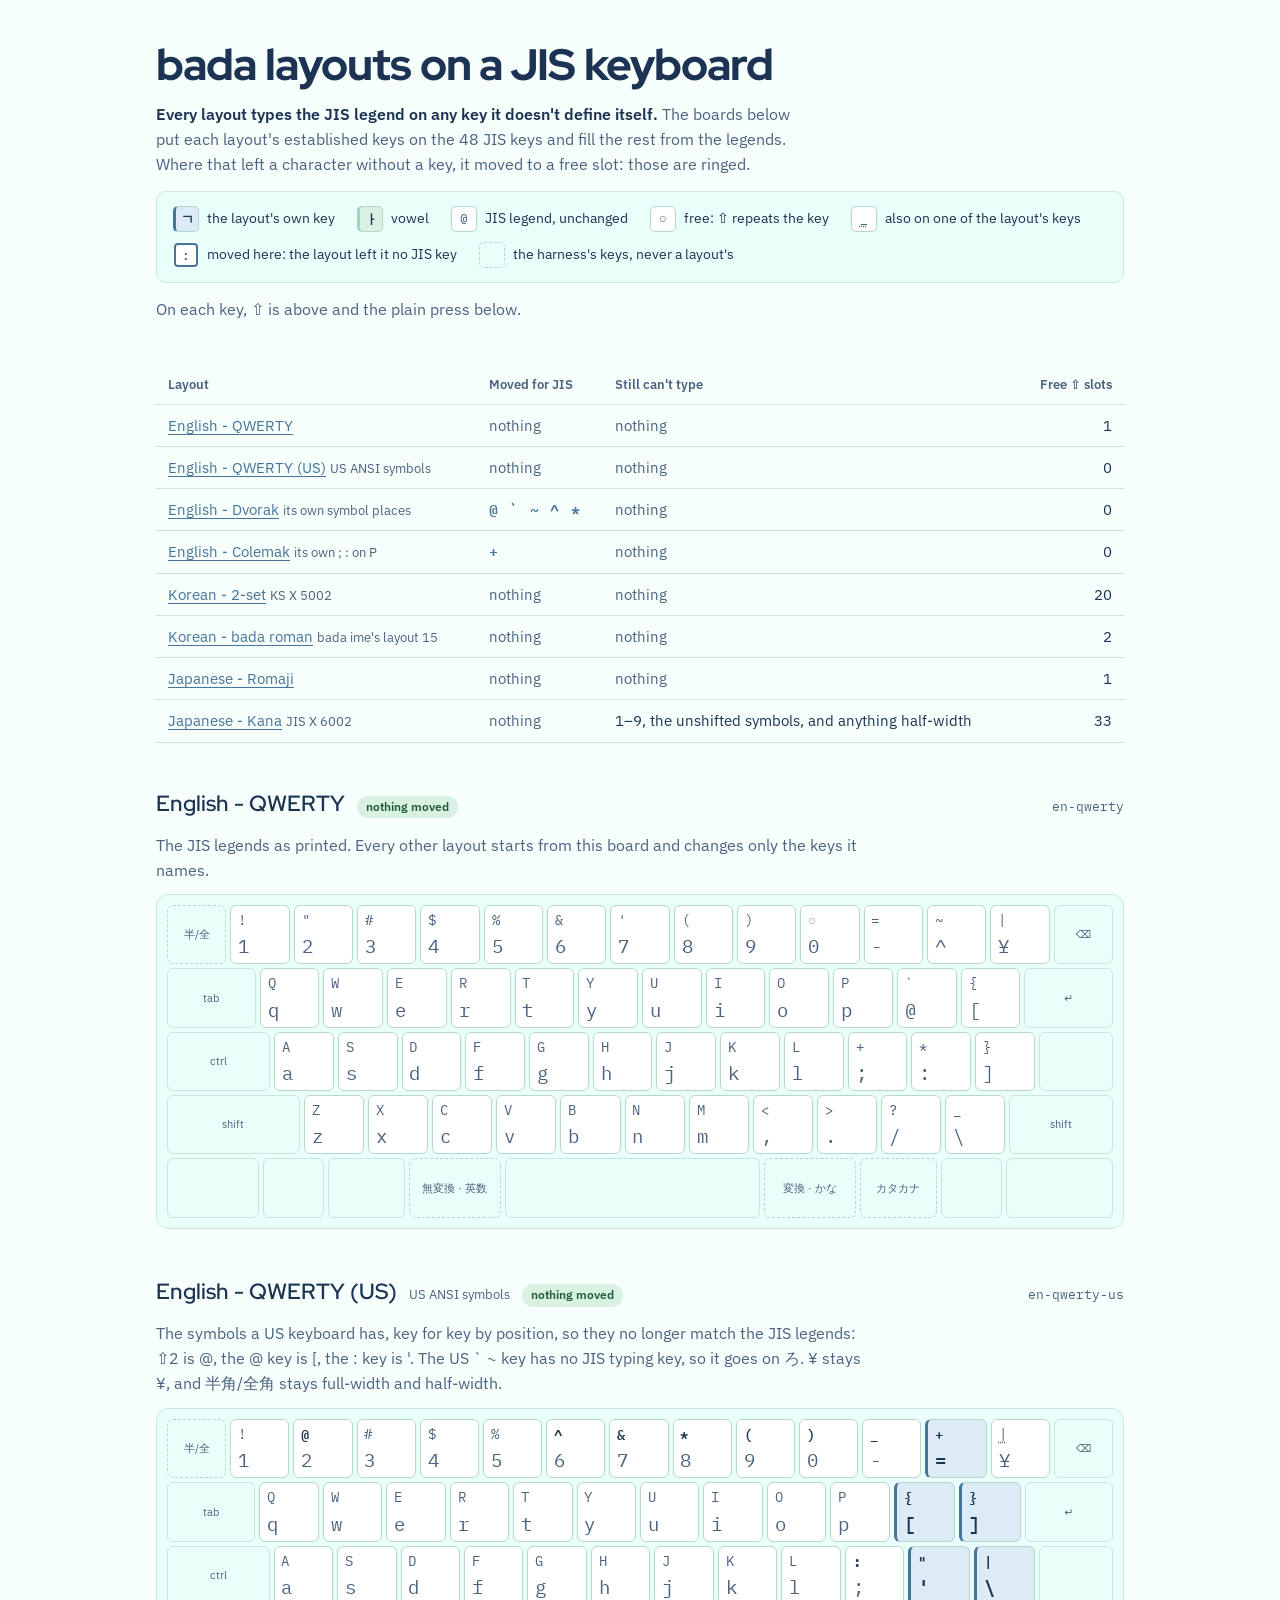
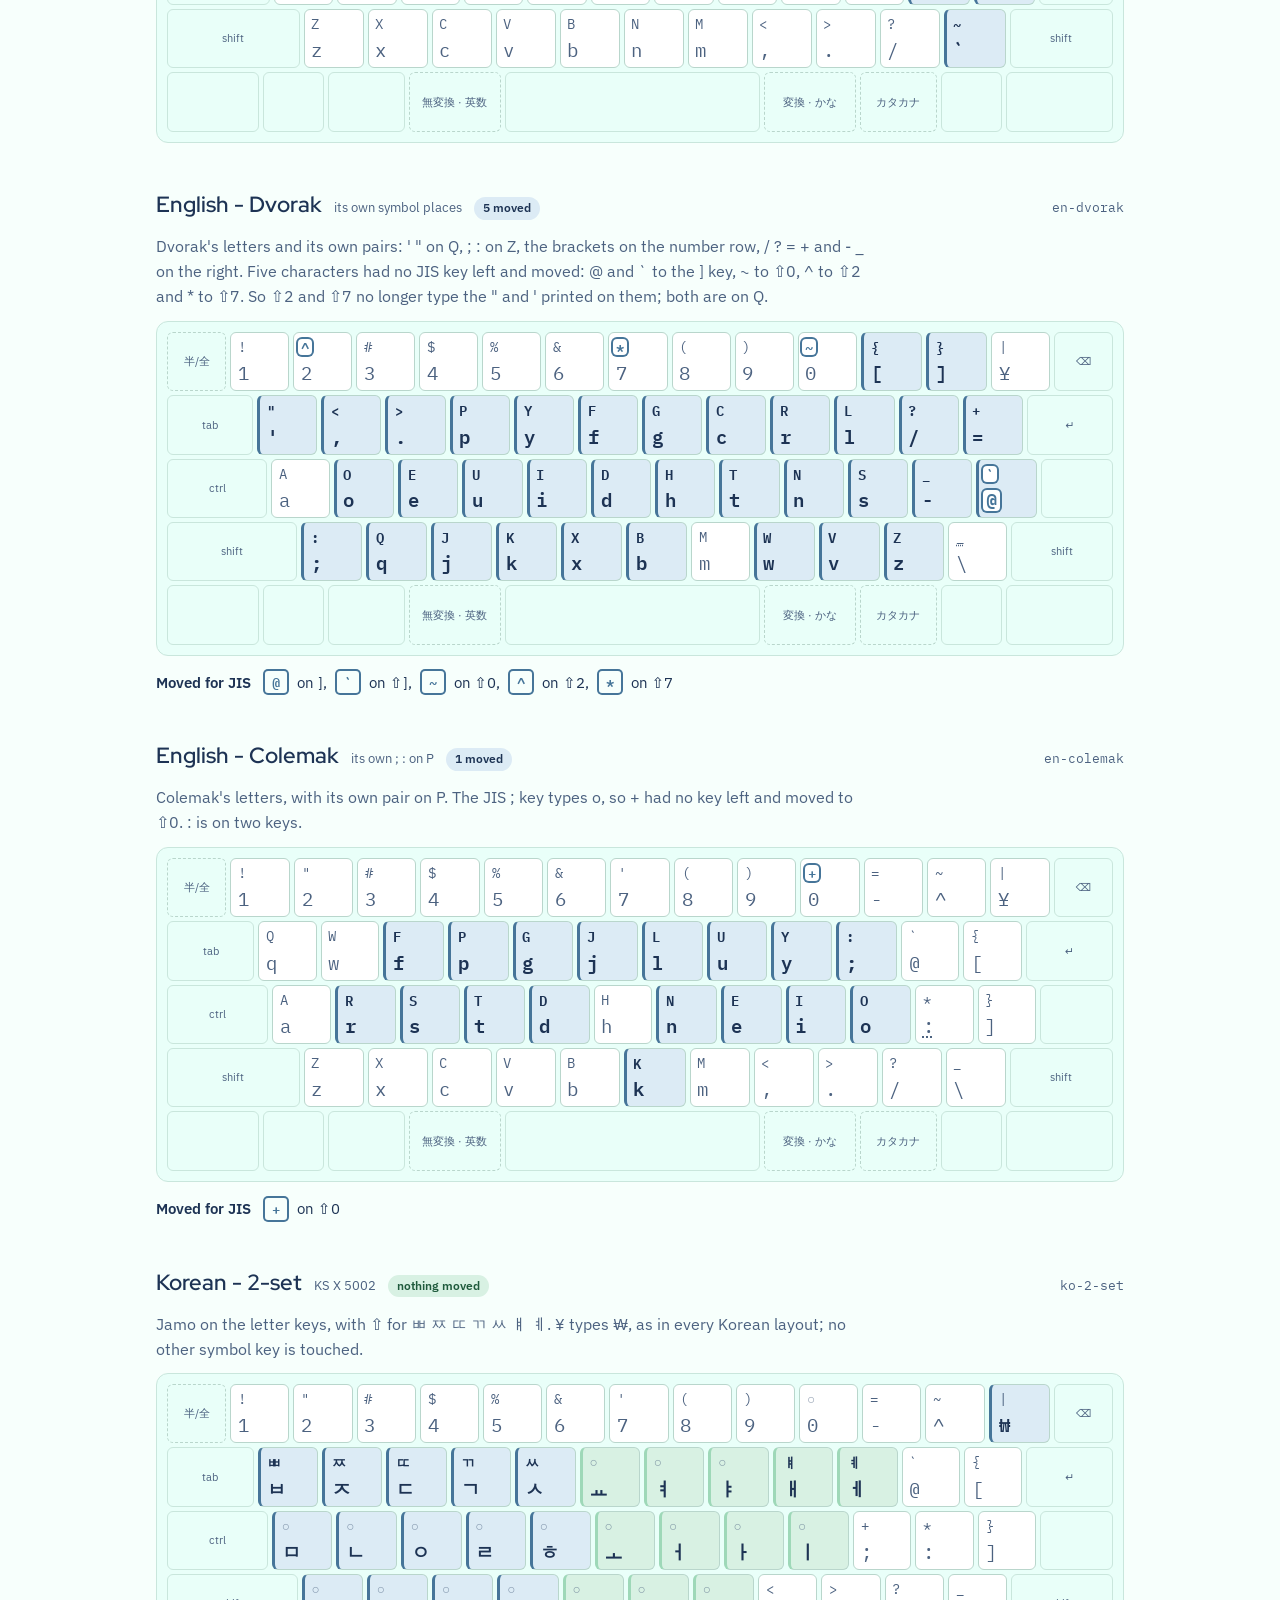
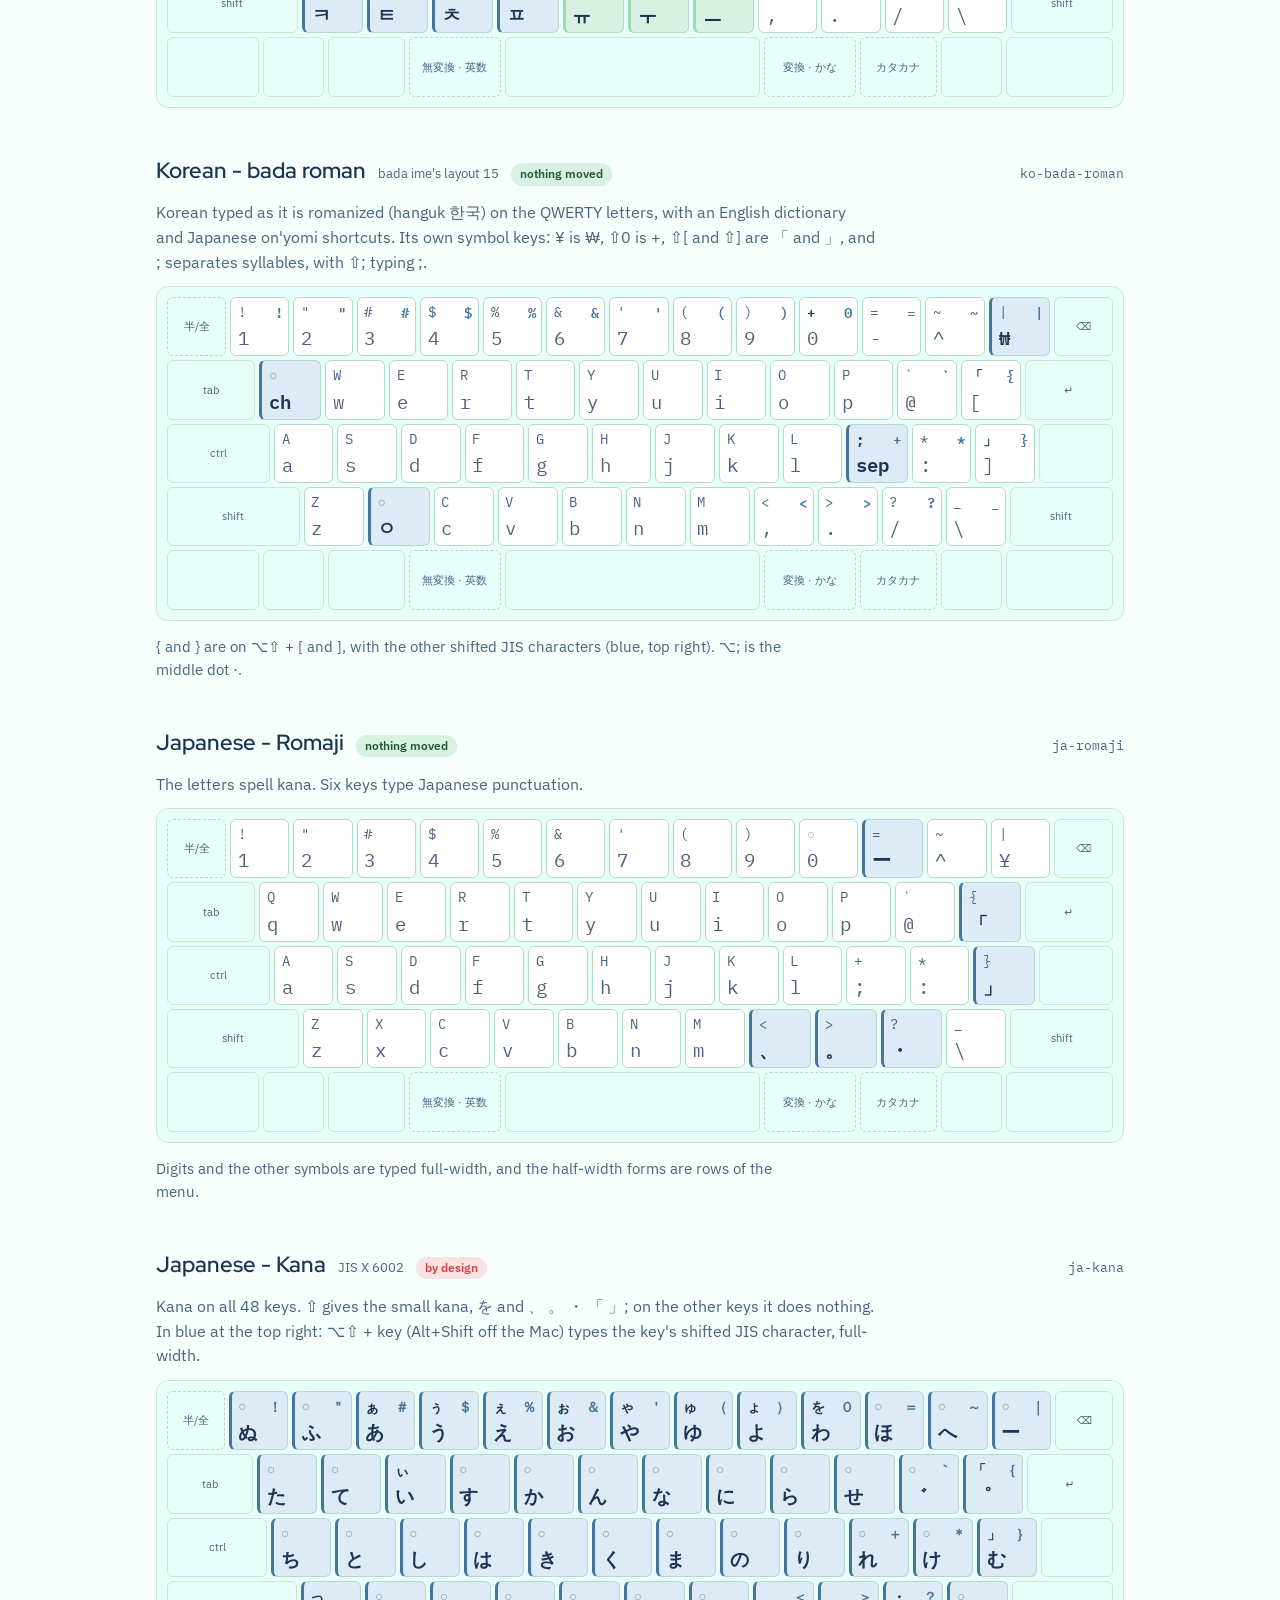
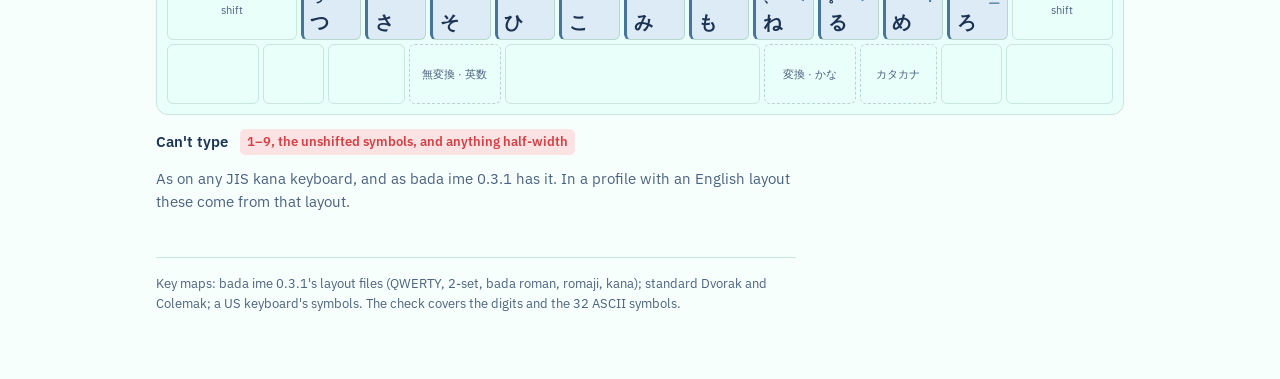
<file: docs/layouts.html>
<!DOCTYPE html>
<html lang="en">
<head>
<meta charset="utf-8">
<meta name="viewport" content="width=device-width, initial-scale=1">
<title>bada JIS layouts</title>
<link rel="preconnect" href="https://fonts.googleapis.com">
<link rel="preconnect" href="https://fonts.gstatic.com" crossorigin>
<link href="https://fonts.googleapis.com/css2?family=IBM+Plex+Mono:wght@400;500;600&family=IBM+Plex+Sans:wght@400;500;600&family=Red+Hat+Display:wght@600;800&display=swap" rel="stylesheet">
<style>
/* Layout idea: a reference sheet. One summary table, then one JIS keyboard per layout, each key
   showing shift over plain, coloured by whether the layout or the JIS legend owns the slot. */
:root {
  --bg: #f7fffc; --surface: #e9fff9; --border: #c9e6dc; --text: #1d3354; --muted: #4c6280;
  --accent: #467599; --secondary: #9ed8b8; --alert: #d64045;
  --key: #ffffff; --key-edge: #b9d6cc;
  --own: #dcebf5; --own-v: #d8f1e3; --own-f: #e6e9f1; --alert-soft: #fbe3e4; --ok-text: #1f5a3c;
  --display: "Red Hat Display", "IBM Plex Sans", system-ui, sans-serif;
  --body: "IBM Plex Sans", system-ui, -apple-system, "Segoe UI", sans-serif;
  --legend: "IBM Plex Mono", "Apple SD Gothic Neo", "Hiragino Sans", "Malgun Gothic", "Yu Gothic", "Noto Sans CJK KR", ui-monospace, monospace;
}
@media (prefers-color-scheme: dark) {
  :root:not([data-theme="light"]) {
    color-scheme: dark;
    --bg: #0f1b2e; --surface: #1d3354; --border: #2c4a72; --text: #e9fff9; --muted: #a9c3d6;
    --accent: #7fa9c9; --secondary: #9ed8b8; --alert: #e8686c;
    --key: #16273f; --key-edge: #35527b;
    --own: #244a70; --own-v: #1f4d48; --own-f: #2d3857; --alert-soft: #45202a; --ok-text: #9ed8b8;
  }
}
:root[data-theme="dark"] {
  color-scheme: dark;
  --bg: #0f1b2e; --surface: #1d3354; --border: #2c4a72; --text: #e9fff9; --muted: #a9c3d6;
  --accent: #7fa9c9; --secondary: #9ed8b8; --alert: #e8686c;
  --key: #16273f; --key-edge: #35527b;
  --own: #244a70; --own-v: #1f4d48; --own-f: #2d3857; --alert-soft: #45202a; --ok-text: #9ed8b8;
}
* { box-sizing: border-box; }
html { -webkit-text-size-adjust: 100%; }
body { margin: 0; background: var(--bg); color: var(--text); font-family: var(--body); font-size: 16px; line-height: 1.55; }
main { max-width: 1000px; margin: 0 auto; padding: 40px 16px 64px; display: flex; flex-direction: column; gap: 44px; }
h1, h2 { font-family: var(--display); text-wrap: balance; margin: 0; }
h1 { font-size: clamp(30px, 5vw, 44px); font-weight: 800; letter-spacing: -0.02em; line-height: 1.1; }
h2 { font-size: 22px; font-weight: 600; }
p { margin: 0; }
a { color: var(--accent); text-underline-offset: 3px; }
a:focus-visible { outline: 2px solid var(--accent); outline-offset: 2px; border-radius: 3px; }
code { font-family: var(--legend); font-size: 13px; color: var(--muted); }
.intro { display: flex; flex-direction: column; gap: 14px; }
.intro p { max-width: 66ch; color: var(--muted); }
.intro p b { color: var(--text); font-weight: 600; }

.guide { display: flex; flex-wrap: wrap; gap: 10px 22px; padding: 14px 16px; background: var(--surface); border: 1px solid var(--border); border-radius: 10px; font-size: 14px; }
.guide span.item { display: inline-flex; align-items: center; gap: 8px; }
.sw { display: inline-flex; align-items: center; justify-content: center; width: 26px; height: 26px; border-radius: 5px; background: var(--key); border: 1px solid var(--key-edge); font-family: var(--legend); font-size: 13px; font-weight: 600; }
.sw.own { background: var(--own); border-left: 3px solid var(--accent); }
.sw.v { background: var(--own-v); border-left: 3px solid var(--secondary); }
.sw.f { background: var(--own-f); border-left: 3px solid var(--text); }
.sw.jis { color: var(--muted); font-weight: 400; }
.sw.free { color: var(--muted); font-weight: 400; }
.sw.dup { color: var(--muted); font-weight: 400; text-decoration: underline dotted; text-underline-offset: 3px; }
.sw.prop { color: var(--accent); box-shadow: inset 0 0 0 2px var(--accent); border-color: transparent; }
.sw.lang { background: var(--surface); border-style: dashed; }

.table-scroll { overflow-x: auto; }
table { border-collapse: collapse; width: 100%; min-width: 640px; font-size: 15px; }
th, td { text-align: left; padding: 9px 12px; border-bottom: 1px solid var(--border); vertical-align: baseline; }
th { font-weight: 600; font-size: 13px; color: var(--muted); }
td.num, th.num { text-align: right; font-variant-numeric: tabular-nums; }
td .sub { color: var(--muted); font-size: 13px; }
.lost { font-family: var(--legend); color: var(--accent); font-weight: 600; letter-spacing: 0.08em; }
.none { color: var(--muted); }

section { display: flex; flex-direction: column; gap: 12px; scroll-margin-top: 16px; }
section header { display: flex; flex-wrap: wrap; align-items: baseline; gap: 8px 12px; }
section header code { margin-left: auto; }
.tag { font-size: 13px; color: var(--muted); }
.pill { font-size: 12px; font-weight: 600; padding: 2px 9px; border-radius: 999px; white-space: nowrap; }
.pill.ok { background: var(--own-v); color: var(--ok-text); }
.pill.bad { background: var(--alert-soft); color: var(--alert); }
.pill.mv { background: var(--own); color: var(--text); }
.lede { max-width: 72ch; color: var(--muted); }
.line { font-size: 15px; display: flex; flex-wrap: wrap; align-items: center; gap: 6px 8px; }
.line b { font-weight: 600; margin-right: 4px; }
.line.note { color: var(--muted); max-width: 72ch; display: block; }
.chip { display: inline-flex; align-items: center; justify-content: center; min-width: 26px; height: 26px; padding: 0 7px; border-radius: 5px; font-family: var(--legend); font-size: 14px; font-weight: 600; }
.chip.miss { background: var(--alert-soft); color: var(--alert); }
.chip.miss.wide { font-family: var(--body); font-size: 13px; }
.chip.prop { color: var(--accent); box-shadow: inset 0 0 0 2px var(--accent); }

.kb-scroll { overflow-x: auto; padding-bottom: 2px; }
.kb { container-type: inline-size; min-width: 640px; display: flex; flex-direction: column; gap: 4px; padding: 10px; background: var(--surface); border: 1px solid var(--border); border-radius: 12px; }
.row { display: flex; gap: 4px; }
.key { flex: var(--w) 1 0; min-width: 0; height: calc((100cqw - 56px) / 15); position: relative; border-radius: 6px; background: var(--key); border: 1px solid var(--key-edge); font-family: var(--legend); overflow: hidden; }
.key.own { background: var(--own); border-left: 3px solid var(--accent); }
.key.own.rv { background: var(--own-v); border-left-color: var(--secondary); }
.key.own.rf { background: var(--own-f); border-left-color: var(--text); }
.key .sh, .key .pl { position: absolute; left: 12%; line-height: 1; white-space: nowrap; }
.key .sh { top: 12%; font-size: clamp(9px, 1.55cqw, 14px); }
.key .pl { bottom: 12%; font-size: clamp(11px, 2.05cqw, 19px); }
.key .al { position: absolute; right: 10%; top: 12%; line-height: 1; font-size: clamp(9px, 1.5cqw, 14px); color: var(--accent); font-weight: 600; }
.key .own { color: var(--text); font-weight: 600; }
.key .jis { color: var(--muted); }
.key .dup { color: var(--muted); text-decoration: underline dotted; text-underline-offset: 3px; }
.key .free { color: var(--muted); opacity: 0.6; }
.key .prop { color: var(--accent); font-weight: 600; box-shadow: 0 0 0 2px var(--accent); border-radius: 4px; padding: 1px 3px; margin: -1px -3px; background: var(--key); }
.key.mod { background: transparent; border-color: var(--border); }
.key.mod.lang { border-style: dashed; border-color: var(--key-edge); }
.key .ml { position: absolute; inset: 0; display: flex; align-items: center; justify-content: center; font-family: var(--body); font-size: clamp(8px, 1.15cqw, 11px); color: var(--muted); text-align: center; line-height: 1.15; padding: 0 2px; }
footer { font-size: 13px; color: var(--muted); border-top: 1px solid var(--border); padding-top: 16px; max-width: 80ch; }
</style>
</head>
<body>
<main>
  <div class="intro">
    <h1>bada layouts on a JIS keyboard</h1>
    <p><b>Every layout types the JIS legend on any key it doesn't define itself.</b> The boards below put each layout's established keys on the 48 JIS keys and fill the rest from the legends. Where that left a character without a key, it moved to a free slot: those are ringed.</p>
    <div class="guide" aria-label="How to read a key">
      <span class="item"><span class="sw own">ㄱ</span> the layout's own key</span>
      <span class="item"><span class="sw v">ㅏ</span> vowel</span>
      <span class="item"><span class="sw jis">@</span> JIS legend, unchanged</span>
      <span class="item"><span class="sw free">○</span> free: ⇧ repeats the key</span>
      <span class="item"><span class="sw dup">_</span> also on one of the layout's keys</span>
      <span class="item"><span class="sw prop">:</span> moved here: the layout left it no JIS key</span>
      <span class="item"><span class="sw lang"></span> the harness's keys, never a layout's</span>
    </div>
    <p>On each key, ⇧ is above and the plain press below.</p>
  </div>

  <div class="table-scroll">
    <table>
      <thead><tr><th>Layout</th><th>Moved for JIS</th><th>Still can't type</th><th class="num">Free ⇧ slots</th></tr></thead>
      <tbody>
<tr><td><a href="#en-qwerty">English - QWERTY</a></td><td><span class="none">nothing</span></td><td><span class="none">nothing</span></td><td class="num">1</td></tr>
<tr><td><a href="#en-qwerty-us">English - QWERTY (US)</a> <span class="sub">US ANSI symbols</span></td><td><span class="none">nothing</span></td><td><span class="none">nothing</span></td><td class="num">0</td></tr>
<tr><td><a href="#en-dvorak">English - Dvorak</a> <span class="sub">its own symbol places</span></td><td><span class="lost">@ ` ~ ^ *</span></td><td><span class="none">nothing</span></td><td class="num">0</td></tr>
<tr><td><a href="#en-colemak">English - Colemak</a> <span class="sub">its own ; : on P</span></td><td><span class="lost">+</span></td><td><span class="none">nothing</span></td><td class="num">0</td></tr>
<tr><td><a href="#ko-2-set">Korean - 2-set</a> <span class="sub">KS X 5002</span></td><td><span class="none">nothing</span></td><td><span class="none">nothing</span></td><td class="num">20</td></tr>
<tr><td><a href="#ko-bada-roman">Korean - bada roman</a> <span class="sub">bada ime&#x27;s layout 15</span></td><td><span class="none">nothing</span></td><td><span class="none">nothing</span></td><td class="num">2</td></tr>
<tr><td><a href="#ja-romaji">Japanese - Romaji</a></td><td><span class="none">nothing</span></td><td><span class="none">nothing</span></td><td class="num">1</td></tr>
<tr><td><a href="#ja-kana">Japanese - Kana</a> <span class="sub">JIS X 6002</span></td><td><span class="none">nothing</span></td><td>1–9, the unshifted symbols, and anything half-width</td><td class="num">33</td></tr>
      </tbody>
    </table>
  </div>

<section id="en-qwerty"><header><h2>English - QWERTY</h2><span class="pill ok">nothing moved</span><code>en-qwerty</code></header>
<p class="lede">The JIS legends as printed. Every other layout starts from this board and changes only the keys it names.</p><div class="kb-scroll"><div class="kb" role="img" aria-label="JIS keyboard"><div class="row"><div class="key mod lang" style="--w:1"><span class="ml">半/全</span></div><div class="key" style="--w:1"><span class="sh jis" title="JIS legend">!</span><span class="pl jis" title="JIS legend">1</span></div><div class="key" style="--w:1"><span class="sh jis" title="JIS legend">&quot;</span><span class="pl jis" title="JIS legend">2</span></div><div class="key" style="--w:1"><span class="sh jis" title="JIS legend">#</span><span class="pl jis" title="JIS legend">3</span></div><div class="key" style="--w:1"><span class="sh jis" title="JIS legend">$</span><span class="pl jis" title="JIS legend">4</span></div><div class="key" style="--w:1"><span class="sh jis" title="JIS legend">%</span><span class="pl jis" title="JIS legend">5</span></div><div class="key" style="--w:1"><span class="sh jis" title="JIS legend">&amp;</span><span class="pl jis" title="JIS legend">6</span></div><div class="key" style="--w:1"><span class="sh jis" title="JIS legend">&#x27;</span><span class="pl jis" title="JIS legend">7</span></div><div class="key" style="--w:1"><span class="sh jis" title="JIS legend">(</span><span class="pl jis" title="JIS legend">8</span></div><div class="key" style="--w:1"><span class="sh jis" title="JIS legend">)</span><span class="pl jis" title="JIS legend">9</span></div><div class="key" style="--w:1"><span class="sh free" title="Free: it repeats the unshifted key">○</span><span class="pl jis" title="JIS legend">0</span></div><div class="key" style="--w:1"><span class="sh jis" title="JIS legend">=</span><span class="pl jis" title="JIS legend">-</span></div><div class="key" style="--w:1"><span class="sh jis" title="JIS legend">~</span><span class="pl jis" title="JIS legend">^</span></div><div class="key" style="--w:1"><span class="sh jis" title="JIS legend">|</span><span class="pl jis" title="JIS legend">¥</span></div><div class="key mod" style="--w:1"><span class="ml">⌫</span></div></div><div class="row"><div class="key mod" style="--w:1.5"><span class="ml">tab</span></div><div class="key" style="--w:1"><span class="sh jis" title="JIS legend">Q</span><span class="pl jis" title="JIS legend">q</span></div><div class="key" style="--w:1"><span class="sh jis" title="JIS legend">W</span><span class="pl jis" title="JIS legend">w</span></div><div class="key" style="--w:1"><span class="sh jis" title="JIS legend">E</span><span class="pl jis" title="JIS legend">e</span></div><div class="key" style="--w:1"><span class="sh jis" title="JIS legend">R</span><span class="pl jis" title="JIS legend">r</span></div><div class="key" style="--w:1"><span class="sh jis" title="JIS legend">T</span><span class="pl jis" title="JIS legend">t</span></div><div class="key" style="--w:1"><span class="sh jis" title="JIS legend">Y</span><span class="pl jis" title="JIS legend">y</span></div><div class="key" style="--w:1"><span class="sh jis" title="JIS legend">U</span><span class="pl jis" title="JIS legend">u</span></div><div class="key" style="--w:1"><span class="sh jis" title="JIS legend">I</span><span class="pl jis" title="JIS legend">i</span></div><div class="key" style="--w:1"><span class="sh jis" title="JIS legend">O</span><span class="pl jis" title="JIS legend">o</span></div><div class="key" style="--w:1"><span class="sh jis" title="JIS legend">P</span><span class="pl jis" title="JIS legend">p</span></div><div class="key" style="--w:1"><span class="sh jis" title="JIS legend">`</span><span class="pl jis" title="JIS legend">@</span></div><div class="key" style="--w:1"><span class="sh jis" title="JIS legend">{</span><span class="pl jis" title="JIS legend">[</span></div><div class="key mod" style="--w:1.5"><span class="ml">↵</span></div></div><div class="row"><div class="key mod" style="--w:1.75"><span class="ml">ctrl</span></div><div class="key" style="--w:1"><span class="sh jis" title="JIS legend">A</span><span class="pl jis" title="JIS legend">a</span></div><div class="key" style="--w:1"><span class="sh jis" title="JIS legend">S</span><span class="pl jis" title="JIS legend">s</span></div><div class="key" style="--w:1"><span class="sh jis" title="JIS legend">D</span><span class="pl jis" title="JIS legend">d</span></div><div class="key" style="--w:1"><span class="sh jis" title="JIS legend">F</span><span class="pl jis" title="JIS legend">f</span></div><div class="key" style="--w:1"><span class="sh jis" title="JIS legend">G</span><span class="pl jis" title="JIS legend">g</span></div><div class="key" style="--w:1"><span class="sh jis" title="JIS legend">H</span><span class="pl jis" title="JIS legend">h</span></div><div class="key" style="--w:1"><span class="sh jis" title="JIS legend">J</span><span class="pl jis" title="JIS legend">j</span></div><div class="key" style="--w:1"><span class="sh jis" title="JIS legend">K</span><span class="pl jis" title="JIS legend">k</span></div><div class="key" style="--w:1"><span class="sh jis" title="JIS legend">L</span><span class="pl jis" title="JIS legend">l</span></div><div class="key" style="--w:1"><span class="sh jis" title="JIS legend">+</span><span class="pl jis" title="JIS legend">;</span></div><div class="key" style="--w:1"><span class="sh jis" title="JIS legend">*</span><span class="pl jis" title="JIS legend">:</span></div><div class="key" style="--w:1"><span class="sh jis" title="JIS legend">}</span><span class="pl jis" title="JIS legend">]</span></div><div class="key mod" style="--w:1.25"><span class="ml"></span></div></div><div class="row"><div class="key mod" style="--w:2.25"><span class="ml">shift</span></div><div class="key" style="--w:1"><span class="sh jis" title="JIS legend">Z</span><span class="pl jis" title="JIS legend">z</span></div><div class="key" style="--w:1"><span class="sh jis" title="JIS legend">X</span><span class="pl jis" title="JIS legend">x</span></div><div class="key" style="--w:1"><span class="sh jis" title="JIS legend">C</span><span class="pl jis" title="JIS legend">c</span></div><div class="key" style="--w:1"><span class="sh jis" title="JIS legend">V</span><span class="pl jis" title="JIS legend">v</span></div><div class="key" style="--w:1"><span class="sh jis" title="JIS legend">B</span><span class="pl jis" title="JIS legend">b</span></div><div class="key" style="--w:1"><span class="sh jis" title="JIS legend">N</span><span class="pl jis" title="JIS legend">n</span></div><div class="key" style="--w:1"><span class="sh jis" title="JIS legend">M</span><span class="pl jis" title="JIS legend">m</span></div><div class="key" style="--w:1"><span class="sh jis" title="JIS legend">&lt;</span><span class="pl jis" title="JIS legend">,</span></div><div class="key" style="--w:1"><span class="sh jis" title="JIS legend">&gt;</span><span class="pl jis" title="JIS legend">.</span></div><div class="key" style="--w:1"><span class="sh jis" title="JIS legend">?</span><span class="pl jis" title="JIS legend">/</span></div><div class="key" style="--w:1"><span class="sh jis" title="JIS legend">_</span><span class="pl jis" title="JIS legend">\</span></div><div class="key mod" style="--w:1.75"><span class="ml">shift</span></div></div><div class="row"><div class="key mod" style="--w:1.5"><span class="ml"></span></div><div class="key mod" style="--w:1"><span class="ml"></span></div><div class="key mod" style="--w:1.25"><span class="ml"></span></div><div class="key mod lang" style="--w:1.5"><span class="ml">無変換 · 英数</span></div><div class="key mod" style="--w:4.25"><span class="ml"></span></div><div class="key mod lang" style="--w:1.5"><span class="ml">変換 · かな</span></div><div class="key mod lang" style="--w:1.25"><span class="ml">カタカナ</span></div><div class="key mod" style="--w:1"><span class="ml"></span></div><div class="key mod" style="--w:1.75"><span class="ml"></span></div></div></div></div></section>
<section id="en-qwerty-us"><header><h2>English - QWERTY (US)</h2><span class="tag">US ANSI symbols</span><span class="pill ok">nothing moved</span><code>en-qwerty-us</code></header>
<p class="lede">The symbols a US keyboard has, key for key by position, so they no longer match the JIS legends: ⇧2 is @, the @ key is [, the : key is &#x27;. The US ` ~ key has no JIS typing key, so it goes on ろ. ¥ stays ¥, and 半角/全角 stays full-width and half-width.</p><div class="kb-scroll"><div class="kb" role="img" aria-label="JIS keyboard"><div class="row"><div class="key mod lang" style="--w:1"><span class="ml">半/全</span></div><div class="key" style="--w:1"><span class="sh jis" title="JIS legend">!</span><span class="pl jis" title="JIS legend">1</span></div><div class="key" style="--w:1"><span class="sh own" title="The layout&#x27;s own">@</span><span class="pl jis" title="JIS legend">2</span></div><div class="key" style="--w:1"><span class="sh jis" title="JIS legend">#</span><span class="pl jis" title="JIS legend">3</span></div><div class="key" style="--w:1"><span class="sh jis" title="JIS legend">$</span><span class="pl jis" title="JIS legend">4</span></div><div class="key" style="--w:1"><span class="sh jis" title="JIS legend">%</span><span class="pl jis" title="JIS legend">5</span></div><div class="key" style="--w:1"><span class="sh own" title="The layout&#x27;s own">^</span><span class="pl jis" title="JIS legend">6</span></div><div class="key" style="--w:1"><span class="sh own" title="The layout&#x27;s own">&amp;</span><span class="pl jis" title="JIS legend">7</span></div><div class="key" style="--w:1"><span class="sh own" title="The layout&#x27;s own">*</span><span class="pl jis" title="JIS legend">8</span></div><div class="key" style="--w:1"><span class="sh own" title="The layout&#x27;s own">(</span><span class="pl jis" title="JIS legend">9</span></div><div class="key" style="--w:1"><span class="sh own" title="The layout&#x27;s own">)</span><span class="pl jis" title="JIS legend">0</span></div><div class="key" style="--w:1"><span class="sh own" title="The layout&#x27;s own">_</span><span class="pl jis" title="JIS legend">-</span></div><div class="key own rx" style="--w:1"><span class="sh own" title="The layout&#x27;s own">+</span><span class="pl own" title="The layout&#x27;s own">=</span></div><div class="key" style="--w:1"><span class="sh dup" title="Also typed by one of the layout&#x27;s own keys">|</span><span class="pl jis" title="JIS legend">¥</span></div><div class="key mod" style="--w:1"><span class="ml">⌫</span></div></div><div class="row"><div class="key mod" style="--w:1.5"><span class="ml">tab</span></div><div class="key" style="--w:1"><span class="sh jis" title="JIS legend">Q</span><span class="pl jis" title="JIS legend">q</span></div><div class="key" style="--w:1"><span class="sh jis" title="JIS legend">W</span><span class="pl jis" title="JIS legend">w</span></div><div class="key" style="--w:1"><span class="sh jis" title="JIS legend">E</span><span class="pl jis" title="JIS legend">e</span></div><div class="key" style="--w:1"><span class="sh jis" title="JIS legend">R</span><span class="pl jis" title="JIS legend">r</span></div><div class="key" style="--w:1"><span class="sh jis" title="JIS legend">T</span><span class="pl jis" title="JIS legend">t</span></div><div class="key" style="--w:1"><span class="sh jis" title="JIS legend">Y</span><span class="pl jis" title="JIS legend">y</span></div><div class="key" style="--w:1"><span class="sh jis" title="JIS legend">U</span><span class="pl jis" title="JIS legend">u</span></div><div class="key" style="--w:1"><span class="sh jis" title="JIS legend">I</span><span class="pl jis" title="JIS legend">i</span></div><div class="key" style="--w:1"><span class="sh jis" title="JIS legend">O</span><span class="pl jis" title="JIS legend">o</span></div><div class="key" style="--w:1"><span class="sh jis" title="JIS legend">P</span><span class="pl jis" title="JIS legend">p</span></div><div class="key own rx" style="--w:1"><span class="sh own" title="The layout&#x27;s own">{</span><span class="pl own" title="The layout&#x27;s own">[</span></div><div class="key own rx" style="--w:1"><span class="sh own" title="The layout&#x27;s own">}</span><span class="pl own" title="The layout&#x27;s own">]</span></div><div class="key mod" style="--w:1.5"><span class="ml">↵</span></div></div><div class="row"><div class="key mod" style="--w:1.75"><span class="ml">ctrl</span></div><div class="key" style="--w:1"><span class="sh jis" title="JIS legend">A</span><span class="pl jis" title="JIS legend">a</span></div><div class="key" style="--w:1"><span class="sh jis" title="JIS legend">S</span><span class="pl jis" title="JIS legend">s</span></div><div class="key" style="--w:1"><span class="sh jis" title="JIS legend">D</span><span class="pl jis" title="JIS legend">d</span></div><div class="key" style="--w:1"><span class="sh jis" title="JIS legend">F</span><span class="pl jis" title="JIS legend">f</span></div><div class="key" style="--w:1"><span class="sh jis" title="JIS legend">G</span><span class="pl jis" title="JIS legend">g</span></div><div class="key" style="--w:1"><span class="sh jis" title="JIS legend">H</span><span class="pl jis" title="JIS legend">h</span></div><div class="key" style="--w:1"><span class="sh jis" title="JIS legend">J</span><span class="pl jis" title="JIS legend">j</span></div><div class="key" style="--w:1"><span class="sh jis" title="JIS legend">K</span><span class="pl jis" title="JIS legend">k</span></div><div class="key" style="--w:1"><span class="sh jis" title="JIS legend">L</span><span class="pl jis" title="JIS legend">l</span></div><div class="key" style="--w:1"><span class="sh own" title="The layout&#x27;s own">:</span><span class="pl jis" title="JIS legend">;</span></div><div class="key own rx" style="--w:1"><span class="sh own" title="The layout&#x27;s own">&quot;</span><span class="pl own" title="The layout&#x27;s own">&#x27;</span></div><div class="key own rx" style="--w:1"><span class="sh own" title="The layout&#x27;s own">|</span><span class="pl own" title="The layout&#x27;s own">\</span></div><div class="key mod" style="--w:1.25"><span class="ml"></span></div></div><div class="row"><div class="key mod" style="--w:2.25"><span class="ml">shift</span></div><div class="key" style="--w:1"><span class="sh jis" title="JIS legend">Z</span><span class="pl jis" title="JIS legend">z</span></div><div class="key" style="--w:1"><span class="sh jis" title="JIS legend">X</span><span class="pl jis" title="JIS legend">x</span></div><div class="key" style="--w:1"><span class="sh jis" title="JIS legend">C</span><span class="pl jis" title="JIS legend">c</span></div><div class="key" style="--w:1"><span class="sh jis" title="JIS legend">V</span><span class="pl jis" title="JIS legend">v</span></div><div class="key" style="--w:1"><span class="sh jis" title="JIS legend">B</span><span class="pl jis" title="JIS legend">b</span></div><div class="key" style="--w:1"><span class="sh jis" title="JIS legend">N</span><span class="pl jis" title="JIS legend">n</span></div><div class="key" style="--w:1"><span class="sh jis" title="JIS legend">M</span><span class="pl jis" title="JIS legend">m</span></div><div class="key" style="--w:1"><span class="sh jis" title="JIS legend">&lt;</span><span class="pl jis" title="JIS legend">,</span></div><div class="key" style="--w:1"><span class="sh jis" title="JIS legend">&gt;</span><span class="pl jis" title="JIS legend">.</span></div><div class="key" style="--w:1"><span class="sh jis" title="JIS legend">?</span><span class="pl jis" title="JIS legend">/</span></div><div class="key own rx" style="--w:1"><span class="sh own" title="The layout&#x27;s own">~</span><span class="pl own" title="The layout&#x27;s own">`</span></div><div class="key mod" style="--w:1.75"><span class="ml">shift</span></div></div><div class="row"><div class="key mod" style="--w:1.5"><span class="ml"></span></div><div class="key mod" style="--w:1"><span class="ml"></span></div><div class="key mod" style="--w:1.25"><span class="ml"></span></div><div class="key mod lang" style="--w:1.5"><span class="ml">無変換 · 英数</span></div><div class="key mod" style="--w:4.25"><span class="ml"></span></div><div class="key mod lang" style="--w:1.5"><span class="ml">変換 · かな</span></div><div class="key mod lang" style="--w:1.25"><span class="ml">カタカナ</span></div><div class="key mod" style="--w:1"><span class="ml"></span></div><div class="key mod" style="--w:1.75"><span class="ml"></span></div></div></div></div></section>
<section id="en-dvorak"><header><h2>English - Dvorak</h2><span class="tag">its own symbol places</span><span class="pill mv">5 moved</span><code>en-dvorak</code></header>
<p class="lede">Dvorak&#x27;s letters and its own pairs: &#x27; &quot; on Q, ; : on Z, the brackets on the number row, / ? = + and - _ on the right. Five characters had no JIS key left and moved: @ and ` to the ] key, ~ to ⇧0, ^ to ⇧2 and * to ⇧7. So ⇧2 and ⇧7 no longer type the &quot; and &#x27; printed on them; both are on Q.</p><div class="kb-scroll"><div class="kb" role="img" aria-label="JIS keyboard"><div class="row"><div class="key mod lang" style="--w:1"><span class="ml">半/全</span></div><div class="key" style="--w:1"><span class="sh jis" title="JIS legend">!</span><span class="pl jis" title="JIS legend">1</span></div><div class="key" style="--w:1"><span class="sh prop" title="Moved here for JIS. The JIS legend on this slot: &quot;">^</span><span class="pl jis" title="JIS legend">2</span></div><div class="key" style="--w:1"><span class="sh jis" title="JIS legend">#</span><span class="pl jis" title="JIS legend">3</span></div><div class="key" style="--w:1"><span class="sh jis" title="JIS legend">$</span><span class="pl jis" title="JIS legend">4</span></div><div class="key" style="--w:1"><span class="sh jis" title="JIS legend">%</span><span class="pl jis" title="JIS legend">5</span></div><div class="key" style="--w:1"><span class="sh jis" title="JIS legend">&amp;</span><span class="pl jis" title="JIS legend">6</span></div><div class="key" style="--w:1"><span class="sh prop" title="Moved here for JIS. The JIS legend on this slot: &#x27;">*</span><span class="pl jis" title="JIS legend">7</span></div><div class="key" style="--w:1"><span class="sh jis" title="JIS legend">(</span><span class="pl jis" title="JIS legend">8</span></div><div class="key" style="--w:1"><span class="sh jis" title="JIS legend">)</span><span class="pl jis" title="JIS legend">9</span></div><div class="key" style="--w:1"><span class="sh prop" title="Moved here for JIS. The JIS legend on this slot: 0">~</span><span class="pl jis" title="JIS legend">0</span></div><div class="key own rx" style="--w:1"><span class="sh own" title="The layout&#x27;s own">{</span><span class="pl own" title="The layout&#x27;s own">[</span></div><div class="key own rx" style="--w:1"><span class="sh own" title="The layout&#x27;s own">}</span><span class="pl own" title="The layout&#x27;s own">]</span></div><div class="key" style="--w:1"><span class="sh jis" title="JIS legend">|</span><span class="pl jis" title="JIS legend">¥</span></div><div class="key mod" style="--w:1"><span class="ml">⌫</span></div></div><div class="row"><div class="key mod" style="--w:1.5"><span class="ml">tab</span></div><div class="key own rx" style="--w:1"><span class="sh own" title="The layout&#x27;s own">&quot;</span><span class="pl own" title="The layout&#x27;s own">&#x27;</span></div><div class="key own rx" style="--w:1"><span class="sh own" title="The layout&#x27;s own">&lt;</span><span class="pl own" title="The layout&#x27;s own">,</span></div><div class="key own rx" style="--w:1"><span class="sh own" title="The layout&#x27;s own">&gt;</span><span class="pl own" title="The layout&#x27;s own">.</span></div><div class="key own rl" style="--w:1"><span class="sh own" title="The layout&#x27;s own">P</span><span class="pl own" title="The layout&#x27;s own">p</span></div><div class="key own rl" style="--w:1"><span class="sh own" title="The layout&#x27;s own">Y</span><span class="pl own" title="The layout&#x27;s own">y</span></div><div class="key own rl" style="--w:1"><span class="sh own" title="The layout&#x27;s own">F</span><span class="pl own" title="The layout&#x27;s own">f</span></div><div class="key own rl" style="--w:1"><span class="sh own" title="The layout&#x27;s own">G</span><span class="pl own" title="The layout&#x27;s own">g</span></div><div class="key own rl" style="--w:1"><span class="sh own" title="The layout&#x27;s own">C</span><span class="pl own" title="The layout&#x27;s own">c</span></div><div class="key own rl" style="--w:1"><span class="sh own" title="The layout&#x27;s own">R</span><span class="pl own" title="The layout&#x27;s own">r</span></div><div class="key own rl" style="--w:1"><span class="sh own" title="The layout&#x27;s own">L</span><span class="pl own" title="The layout&#x27;s own">l</span></div><div class="key own rx" style="--w:1"><span class="sh own" title="The layout&#x27;s own">?</span><span class="pl own" title="The layout&#x27;s own">/</span></div><div class="key own rx" style="--w:1"><span class="sh own" title="The layout&#x27;s own">+</span><span class="pl own" title="The layout&#x27;s own">=</span></div><div class="key mod" style="--w:1.5"><span class="ml">↵</span></div></div><div class="row"><div class="key mod" style="--w:1.75"><span class="ml">ctrl</span></div><div class="key" style="--w:1"><span class="sh jis" title="JIS legend">A</span><span class="pl jis" title="JIS legend">a</span></div><div class="key own rl" style="--w:1"><span class="sh own" title="The layout&#x27;s own">O</span><span class="pl own" title="The layout&#x27;s own">o</span></div><div class="key own rl" style="--w:1"><span class="sh own" title="The layout&#x27;s own">E</span><span class="pl own" title="The layout&#x27;s own">e</span></div><div class="key own rl" style="--w:1"><span class="sh own" title="The layout&#x27;s own">U</span><span class="pl own" title="The layout&#x27;s own">u</span></div><div class="key own rl" style="--w:1"><span class="sh own" title="The layout&#x27;s own">I</span><span class="pl own" title="The layout&#x27;s own">i</span></div><div class="key own rl" style="--w:1"><span class="sh own" title="The layout&#x27;s own">D</span><span class="pl own" title="The layout&#x27;s own">d</span></div><div class="key own rl" style="--w:1"><span class="sh own" title="The layout&#x27;s own">H</span><span class="pl own" title="The layout&#x27;s own">h</span></div><div class="key own rl" style="--w:1"><span class="sh own" title="The layout&#x27;s own">T</span><span class="pl own" title="The layout&#x27;s own">t</span></div><div class="key own rl" style="--w:1"><span class="sh own" title="The layout&#x27;s own">N</span><span class="pl own" title="The layout&#x27;s own">n</span></div><div class="key own rl" style="--w:1"><span class="sh own" title="The layout&#x27;s own">S</span><span class="pl own" title="The layout&#x27;s own">s</span></div><div class="key own rx" style="--w:1"><span class="sh own" title="The layout&#x27;s own">_</span><span class="pl own" title="The layout&#x27;s own">-</span></div><div class="key own rx" style="--w:1"><span class="sh prop" title="Moved here for JIS. The JIS legend on this slot: }">`</span><span class="pl prop" title="Moved here for JIS. The JIS legend on this slot: ]">@</span></div><div class="key mod" style="--w:1.25"><span class="ml"></span></div></div><div class="row"><div class="key mod" style="--w:2.25"><span class="ml">shift</span></div><div class="key own rx" style="--w:1"><span class="sh own" title="The layout&#x27;s own">:</span><span class="pl own" title="The layout&#x27;s own">;</span></div><div class="key own rl" style="--w:1"><span class="sh own" title="The layout&#x27;s own">Q</span><span class="pl own" title="The layout&#x27;s own">q</span></div><div class="key own rl" style="--w:1"><span class="sh own" title="The layout&#x27;s own">J</span><span class="pl own" title="The layout&#x27;s own">j</span></div><div class="key own rl" style="--w:1"><span class="sh own" title="The layout&#x27;s own">K</span><span class="pl own" title="The layout&#x27;s own">k</span></div><div class="key own rl" style="--w:1"><span class="sh own" title="The layout&#x27;s own">X</span><span class="pl own" title="The layout&#x27;s own">x</span></div><div class="key own rl" style="--w:1"><span class="sh own" title="The layout&#x27;s own">B</span><span class="pl own" title="The layout&#x27;s own">b</span></div><div class="key" style="--w:1"><span class="sh jis" title="JIS legend">M</span><span class="pl jis" title="JIS legend">m</span></div><div class="key own rl" style="--w:1"><span class="sh own" title="The layout&#x27;s own">W</span><span class="pl own" title="The layout&#x27;s own">w</span></div><div class="key own rl" style="--w:1"><span class="sh own" title="The layout&#x27;s own">V</span><span class="pl own" title="The layout&#x27;s own">v</span></div><div class="key own rl" style="--w:1"><span class="sh own" title="The layout&#x27;s own">Z</span><span class="pl own" title="The layout&#x27;s own">z</span></div><div class="key" style="--w:1"><span class="sh dup" title="Also typed by one of the layout&#x27;s own keys">_</span><span class="pl jis" title="JIS legend">\</span></div><div class="key mod" style="--w:1.75"><span class="ml">shift</span></div></div><div class="row"><div class="key mod" style="--w:1.5"><span class="ml"></span></div><div class="key mod" style="--w:1"><span class="ml"></span></div><div class="key mod" style="--w:1.25"><span class="ml"></span></div><div class="key mod lang" style="--w:1.5"><span class="ml">無変換 · 英数</span></div><div class="key mod" style="--w:4.25"><span class="ml"></span></div><div class="key mod lang" style="--w:1.5"><span class="ml">変換 · かな</span></div><div class="key mod lang" style="--w:1.25"><span class="ml">カタカナ</span></div><div class="key mod" style="--w:1"><span class="ml"></span></div><div class="key mod" style="--w:1.75"><span class="ml"></span></div></div></div></div><p class="line"><b>Moved for JIS</b> <span class="chip prop">@</span> on ], <span class="chip prop">`</span> on ⇧], <span class="chip prop">~</span> on ⇧0, <span class="chip prop">^</span> on ⇧2, <span class="chip prop">*</span> on ⇧7</p></section>
<section id="en-colemak"><header><h2>English - Colemak</h2><span class="tag">its own ; : on P</span><span class="pill mv">1 moved</span><code>en-colemak</code></header>
<p class="lede">Colemak&#x27;s letters, with its own pair on P. The JIS ; key types o, so + had no key left and moved to ⇧0. : is on two keys.</p><div class="kb-scroll"><div class="kb" role="img" aria-label="JIS keyboard"><div class="row"><div class="key mod lang" style="--w:1"><span class="ml">半/全</span></div><div class="key" style="--w:1"><span class="sh jis" title="JIS legend">!</span><span class="pl jis" title="JIS legend">1</span></div><div class="key" style="--w:1"><span class="sh jis" title="JIS legend">&quot;</span><span class="pl jis" title="JIS legend">2</span></div><div class="key" style="--w:1"><span class="sh jis" title="JIS legend">#</span><span class="pl jis" title="JIS legend">3</span></div><div class="key" style="--w:1"><span class="sh jis" title="JIS legend">$</span><span class="pl jis" title="JIS legend">4</span></div><div class="key" style="--w:1"><span class="sh jis" title="JIS legend">%</span><span class="pl jis" title="JIS legend">5</span></div><div class="key" style="--w:1"><span class="sh jis" title="JIS legend">&amp;</span><span class="pl jis" title="JIS legend">6</span></div><div class="key" style="--w:1"><span class="sh jis" title="JIS legend">&#x27;</span><span class="pl jis" title="JIS legend">7</span></div><div class="key" style="--w:1"><span class="sh jis" title="JIS legend">(</span><span class="pl jis" title="JIS legend">8</span></div><div class="key" style="--w:1"><span class="sh jis" title="JIS legend">)</span><span class="pl jis" title="JIS legend">9</span></div><div class="key" style="--w:1"><span class="sh prop" title="Moved here for JIS. The JIS legend on this slot: 0">+</span><span class="pl jis" title="JIS legend">0</span></div><div class="key" style="--w:1"><span class="sh jis" title="JIS legend">=</span><span class="pl jis" title="JIS legend">-</span></div><div class="key" style="--w:1"><span class="sh jis" title="JIS legend">~</span><span class="pl jis" title="JIS legend">^</span></div><div class="key" style="--w:1"><span class="sh jis" title="JIS legend">|</span><span class="pl jis" title="JIS legend">¥</span></div><div class="key mod" style="--w:1"><span class="ml">⌫</span></div></div><div class="row"><div class="key mod" style="--w:1.5"><span class="ml">tab</span></div><div class="key" style="--w:1"><span class="sh jis" title="JIS legend">Q</span><span class="pl jis" title="JIS legend">q</span></div><div class="key" style="--w:1"><span class="sh jis" title="JIS legend">W</span><span class="pl jis" title="JIS legend">w</span></div><div class="key own rl" style="--w:1"><span class="sh own" title="The layout&#x27;s own">F</span><span class="pl own" title="The layout&#x27;s own">f</span></div><div class="key own rl" style="--w:1"><span class="sh own" title="The layout&#x27;s own">P</span><span class="pl own" title="The layout&#x27;s own">p</span></div><div class="key own rl" style="--w:1"><span class="sh own" title="The layout&#x27;s own">G</span><span class="pl own" title="The layout&#x27;s own">g</span></div><div class="key own rl" style="--w:1"><span class="sh own" title="The layout&#x27;s own">J</span><span class="pl own" title="The layout&#x27;s own">j</span></div><div class="key own rl" style="--w:1"><span class="sh own" title="The layout&#x27;s own">L</span><span class="pl own" title="The layout&#x27;s own">l</span></div><div class="key own rl" style="--w:1"><span class="sh own" title="The layout&#x27;s own">U</span><span class="pl own" title="The layout&#x27;s own">u</span></div><div class="key own rl" style="--w:1"><span class="sh own" title="The layout&#x27;s own">Y</span><span class="pl own" title="The layout&#x27;s own">y</span></div><div class="key own rx" style="--w:1"><span class="sh own" title="The layout&#x27;s own">:</span><span class="pl own" title="The layout&#x27;s own">;</span></div><div class="key" style="--w:1"><span class="sh jis" title="JIS legend">`</span><span class="pl jis" title="JIS legend">@</span></div><div class="key" style="--w:1"><span class="sh jis" title="JIS legend">{</span><span class="pl jis" title="JIS legend">[</span></div><div class="key mod" style="--w:1.5"><span class="ml">↵</span></div></div><div class="row"><div class="key mod" style="--w:1.75"><span class="ml">ctrl</span></div><div class="key" style="--w:1"><span class="sh jis" title="JIS legend">A</span><span class="pl jis" title="JIS legend">a</span></div><div class="key own rl" style="--w:1"><span class="sh own" title="The layout&#x27;s own">R</span><span class="pl own" title="The layout&#x27;s own">r</span></div><div class="key own rl" style="--w:1"><span class="sh own" title="The layout&#x27;s own">S</span><span class="pl own" title="The layout&#x27;s own">s</span></div><div class="key own rl" style="--w:1"><span class="sh own" title="The layout&#x27;s own">T</span><span class="pl own" title="The layout&#x27;s own">t</span></div><div class="key own rl" style="--w:1"><span class="sh own" title="The layout&#x27;s own">D</span><span class="pl own" title="The layout&#x27;s own">d</span></div><div class="key" style="--w:1"><span class="sh jis" title="JIS legend">H</span><span class="pl jis" title="JIS legend">h</span></div><div class="key own rl" style="--w:1"><span class="sh own" title="The layout&#x27;s own">N</span><span class="pl own" title="The layout&#x27;s own">n</span></div><div class="key own rl" style="--w:1"><span class="sh own" title="The layout&#x27;s own">E</span><span class="pl own" title="The layout&#x27;s own">e</span></div><div class="key own rl" style="--w:1"><span class="sh own" title="The layout&#x27;s own">I</span><span class="pl own" title="The layout&#x27;s own">i</span></div><div class="key own rl" style="--w:1"><span class="sh own" title="The layout&#x27;s own">O</span><span class="pl own" title="The layout&#x27;s own">o</span></div><div class="key" style="--w:1"><span class="sh jis" title="JIS legend">*</span><span class="pl dup" title="Also typed by one of the layout&#x27;s own keys">:</span></div><div class="key" style="--w:1"><span class="sh jis" title="JIS legend">}</span><span class="pl jis" title="JIS legend">]</span></div><div class="key mod" style="--w:1.25"><span class="ml"></span></div></div><div class="row"><div class="key mod" style="--w:2.25"><span class="ml">shift</span></div><div class="key" style="--w:1"><span class="sh jis" title="JIS legend">Z</span><span class="pl jis" title="JIS legend">z</span></div><div class="key" style="--w:1"><span class="sh jis" title="JIS legend">X</span><span class="pl jis" title="JIS legend">x</span></div><div class="key" style="--w:1"><span class="sh jis" title="JIS legend">C</span><span class="pl jis" title="JIS legend">c</span></div><div class="key" style="--w:1"><span class="sh jis" title="JIS legend">V</span><span class="pl jis" title="JIS legend">v</span></div><div class="key" style="--w:1"><span class="sh jis" title="JIS legend">B</span><span class="pl jis" title="JIS legend">b</span></div><div class="key own rl" style="--w:1"><span class="sh own" title="The layout&#x27;s own">K</span><span class="pl own" title="The layout&#x27;s own">k</span></div><div class="key" style="--w:1"><span class="sh jis" title="JIS legend">M</span><span class="pl jis" title="JIS legend">m</span></div><div class="key" style="--w:1"><span class="sh jis" title="JIS legend">&lt;</span><span class="pl jis" title="JIS legend">,</span></div><div class="key" style="--w:1"><span class="sh jis" title="JIS legend">&gt;</span><span class="pl jis" title="JIS legend">.</span></div><div class="key" style="--w:1"><span class="sh jis" title="JIS legend">?</span><span class="pl jis" title="JIS legend">/</span></div><div class="key" style="--w:1"><span class="sh jis" title="JIS legend">_</span><span class="pl jis" title="JIS legend">\</span></div><div class="key mod" style="--w:1.75"><span class="ml">shift</span></div></div><div class="row"><div class="key mod" style="--w:1.5"><span class="ml"></span></div><div class="key mod" style="--w:1"><span class="ml"></span></div><div class="key mod" style="--w:1.25"><span class="ml"></span></div><div class="key mod lang" style="--w:1.5"><span class="ml">無変換 · 英数</span></div><div class="key mod" style="--w:4.25"><span class="ml"></span></div><div class="key mod lang" style="--w:1.5"><span class="ml">変換 · かな</span></div><div class="key mod lang" style="--w:1.25"><span class="ml">カタカナ</span></div><div class="key mod" style="--w:1"><span class="ml"></span></div><div class="key mod" style="--w:1.75"><span class="ml"></span></div></div></div></div><p class="line"><b>Moved for JIS</b> <span class="chip prop">+</span> on ⇧0</p></section>
<section id="ko-2-set"><header><h2>Korean - 2-set</h2><span class="tag">KS X 5002</span><span class="pill ok">nothing moved</span><code>ko-2-set</code></header>
<p class="lede">Jamo on the letter keys, with ⇧ for ㅃ ㅉ ㄸ ㄲ ㅆ ㅒ ㅖ. ¥ types ₩, as in every Korean layout; no other symbol key is touched.</p><div class="kb-scroll"><div class="kb" role="img" aria-label="JIS keyboard"><div class="row"><div class="key mod lang" style="--w:1"><span class="ml">半/全</span></div><div class="key" style="--w:1"><span class="sh jis" title="JIS legend">!</span><span class="pl jis" title="JIS legend">1</span></div><div class="key" style="--w:1"><span class="sh jis" title="JIS legend">&quot;</span><span class="pl jis" title="JIS legend">2</span></div><div class="key" style="--w:1"><span class="sh jis" title="JIS legend">#</span><span class="pl jis" title="JIS legend">3</span></div><div class="key" style="--w:1"><span class="sh jis" title="JIS legend">$</span><span class="pl jis" title="JIS legend">4</span></div><div class="key" style="--w:1"><span class="sh jis" title="JIS legend">%</span><span class="pl jis" title="JIS legend">5</span></div><div class="key" style="--w:1"><span class="sh jis" title="JIS legend">&amp;</span><span class="pl jis" title="JIS legend">6</span></div><div class="key" style="--w:1"><span class="sh jis" title="JIS legend">&#x27;</span><span class="pl jis" title="JIS legend">7</span></div><div class="key" style="--w:1"><span class="sh jis" title="JIS legend">(</span><span class="pl jis" title="JIS legend">8</span></div><div class="key" style="--w:1"><span class="sh jis" title="JIS legend">)</span><span class="pl jis" title="JIS legend">9</span></div><div class="key" style="--w:1"><span class="sh free" title="Free: it repeats the unshifted key">○</span><span class="pl jis" title="JIS legend">0</span></div><div class="key" style="--w:1"><span class="sh jis" title="JIS legend">=</span><span class="pl jis" title="JIS legend">-</span></div><div class="key" style="--w:1"><span class="sh jis" title="JIS legend">~</span><span class="pl jis" title="JIS legend">^</span></div><div class="key own rx" style="--w:1"><span class="sh jis" title="JIS legend">|</span><span class="pl own" title="The layout&#x27;s own">₩</span></div><div class="key mod" style="--w:1"><span class="ml">⌫</span></div></div><div class="row"><div class="key mod" style="--w:1.5"><span class="ml">tab</span></div><div class="key own ri" style="--w:1"><span class="sh own" title="The layout&#x27;s own">ㅃ</span><span class="pl own" title="The layout&#x27;s own">ㅂ</span></div><div class="key own ri" style="--w:1"><span class="sh own" title="The layout&#x27;s own">ㅉ</span><span class="pl own" title="The layout&#x27;s own">ㅈ</span></div><div class="key own ri" style="--w:1"><span class="sh own" title="The layout&#x27;s own">ㄸ</span><span class="pl own" title="The layout&#x27;s own">ㄷ</span></div><div class="key own ri" style="--w:1"><span class="sh own" title="The layout&#x27;s own">ㄲ</span><span class="pl own" title="The layout&#x27;s own">ㄱ</span></div><div class="key own ri" style="--w:1"><span class="sh own" title="The layout&#x27;s own">ㅆ</span><span class="pl own" title="The layout&#x27;s own">ㅅ</span></div><div class="key own rv" style="--w:1"><span class="sh free" title="Free: it repeats the unshifted key">○</span><span class="pl own" title="The layout&#x27;s own">ㅛ</span></div><div class="key own rv" style="--w:1"><span class="sh free" title="Free: it repeats the unshifted key">○</span><span class="pl own" title="The layout&#x27;s own">ㅕ</span></div><div class="key own rv" style="--w:1"><span class="sh free" title="Free: it repeats the unshifted key">○</span><span class="pl own" title="The layout&#x27;s own">ㅑ</span></div><div class="key own rv" style="--w:1"><span class="sh own" title="The layout&#x27;s own">ㅒ</span><span class="pl own" title="The layout&#x27;s own">ㅐ</span></div><div class="key own rv" style="--w:1"><span class="sh own" title="The layout&#x27;s own">ㅖ</span><span class="pl own" title="The layout&#x27;s own">ㅔ</span></div><div class="key" style="--w:1"><span class="sh jis" title="JIS legend">`</span><span class="pl jis" title="JIS legend">@</span></div><div class="key" style="--w:1"><span class="sh jis" title="JIS legend">{</span><span class="pl jis" title="JIS legend">[</span></div><div class="key mod" style="--w:1.5"><span class="ml">↵</span></div></div><div class="row"><div class="key mod" style="--w:1.75"><span class="ml">ctrl</span></div><div class="key own ri" style="--w:1"><span class="sh free" title="Free: it repeats the unshifted key">○</span><span class="pl own" title="The layout&#x27;s own">ㅁ</span></div><div class="key own ri" style="--w:1"><span class="sh free" title="Free: it repeats the unshifted key">○</span><span class="pl own" title="The layout&#x27;s own">ㄴ</span></div><div class="key own ri" style="--w:1"><span class="sh free" title="Free: it repeats the unshifted key">○</span><span class="pl own" title="The layout&#x27;s own">ㅇ</span></div><div class="key own ri" style="--w:1"><span class="sh free" title="Free: it repeats the unshifted key">○</span><span class="pl own" title="The layout&#x27;s own">ㄹ</span></div><div class="key own ri" style="--w:1"><span class="sh free" title="Free: it repeats the unshifted key">○</span><span class="pl own" title="The layout&#x27;s own">ㅎ</span></div><div class="key own rv" style="--w:1"><span class="sh free" title="Free: it repeats the unshifted key">○</span><span class="pl own" title="The layout&#x27;s own">ㅗ</span></div><div class="key own rv" style="--w:1"><span class="sh free" title="Free: it repeats the unshifted key">○</span><span class="pl own" title="The layout&#x27;s own">ㅓ</span></div><div class="key own rv" style="--w:1"><span class="sh free" title="Free: it repeats the unshifted key">○</span><span class="pl own" title="The layout&#x27;s own">ㅏ</span></div><div class="key own rv" style="--w:1"><span class="sh free" title="Free: it repeats the unshifted key">○</span><span class="pl own" title="The layout&#x27;s own">ㅣ</span></div><div class="key" style="--w:1"><span class="sh jis" title="JIS legend">+</span><span class="pl jis" title="JIS legend">;</span></div><div class="key" style="--w:1"><span class="sh jis" title="JIS legend">*</span><span class="pl jis" title="JIS legend">:</span></div><div class="key" style="--w:1"><span class="sh jis" title="JIS legend">}</span><span class="pl jis" title="JIS legend">]</span></div><div class="key mod" style="--w:1.25"><span class="ml"></span></div></div><div class="row"><div class="key mod" style="--w:2.25"><span class="ml">shift</span></div><div class="key own ri" style="--w:1"><span class="sh free" title="Free: it repeats the unshifted key">○</span><span class="pl own" title="The layout&#x27;s own">ㅋ</span></div><div class="key own ri" style="--w:1"><span class="sh free" title="Free: it repeats the unshifted key">○</span><span class="pl own" title="The layout&#x27;s own">ㅌ</span></div><div class="key own ri" style="--w:1"><span class="sh free" title="Free: it repeats the unshifted key">○</span><span class="pl own" title="The layout&#x27;s own">ㅊ</span></div><div class="key own ri" style="--w:1"><span class="sh free" title="Free: it repeats the unshifted key">○</span><span class="pl own" title="The layout&#x27;s own">ㅍ</span></div><div class="key own rv" style="--w:1"><span class="sh free" title="Free: it repeats the unshifted key">○</span><span class="pl own" title="The layout&#x27;s own">ㅠ</span></div><div class="key own rv" style="--w:1"><span class="sh free" title="Free: it repeats the unshifted key">○</span><span class="pl own" title="The layout&#x27;s own">ㅜ</span></div><div class="key own rv" style="--w:1"><span class="sh free" title="Free: it repeats the unshifted key">○</span><span class="pl own" title="The layout&#x27;s own">ㅡ</span></div><div class="key" style="--w:1"><span class="sh jis" title="JIS legend">&lt;</span><span class="pl jis" title="JIS legend">,</span></div><div class="key" style="--w:1"><span class="sh jis" title="JIS legend">&gt;</span><span class="pl jis" title="JIS legend">.</span></div><div class="key" style="--w:1"><span class="sh jis" title="JIS legend">?</span><span class="pl jis" title="JIS legend">/</span></div><div class="key" style="--w:1"><span class="sh jis" title="JIS legend">_</span><span class="pl jis" title="JIS legend">\</span></div><div class="key mod" style="--w:1.75"><span class="ml">shift</span></div></div><div class="row"><div class="key mod" style="--w:1.5"><span class="ml"></span></div><div class="key mod" style="--w:1"><span class="ml"></span></div><div class="key mod" style="--w:1.25"><span class="ml"></span></div><div class="key mod lang" style="--w:1.5"><span class="ml">無変換 · 英数</span></div><div class="key mod" style="--w:4.25"><span class="ml"></span></div><div class="key mod lang" style="--w:1.5"><span class="ml">変換 · かな</span></div><div class="key mod lang" style="--w:1.25"><span class="ml">カタカナ</span></div><div class="key mod" style="--w:1"><span class="ml"></span></div><div class="key mod" style="--w:1.75"><span class="ml"></span></div></div></div></div></section>
<section id="ko-bada-roman"><header><h2>Korean - bada roman</h2><span class="tag">bada ime&#x27;s layout 15</span><span class="pill ok">nothing moved</span><code>ko-bada-roman</code></header>
<p class="lede">Korean typed as it is romanized (hanguk 한국) on the QWERTY letters, with an English dictionary and Japanese on&#x27;yomi shortcuts. Its own symbol keys: ¥ is ₩, ⇧0 is +, ⇧[ and ⇧] are 「 and 」, and ; separates syllables, with ⇧; typing ;.</p><div class="kb-scroll"><div class="kb" role="img" aria-label="JIS keyboard"><div class="row"><div class="key mod lang" style="--w:1"><span class="ml">半/全</span></div><div class="key" style="--w:1"><span class="sh jis" title="JIS legend">!</span><span class="pl jis" title="JIS legend">1</span><span class="al" title="⌥⇧ + key (Alt+Shift off the Mac)">!</span></div><div class="key" style="--w:1"><span class="sh jis" title="JIS legend">&quot;</span><span class="pl jis" title="JIS legend">2</span><span class="al" title="⌥⇧ + key (Alt+Shift off the Mac)">&quot;</span></div><div class="key" style="--w:1"><span class="sh jis" title="JIS legend">#</span><span class="pl jis" title="JIS legend">3</span><span class="al" title="⌥⇧ + key (Alt+Shift off the Mac)">#</span></div><div class="key" style="--w:1"><span class="sh jis" title="JIS legend">$</span><span class="pl jis" title="JIS legend">4</span><span class="al" title="⌥⇧ + key (Alt+Shift off the Mac)">$</span></div><div class="key" style="--w:1"><span class="sh jis" title="JIS legend">%</span><span class="pl jis" title="JIS legend">5</span><span class="al" title="⌥⇧ + key (Alt+Shift off the Mac)">%</span></div><div class="key" style="--w:1"><span class="sh jis" title="JIS legend">&amp;</span><span class="pl jis" title="JIS legend">6</span><span class="al" title="⌥⇧ + key (Alt+Shift off the Mac)">&amp;</span></div><div class="key" style="--w:1"><span class="sh jis" title="JIS legend">&#x27;</span><span class="pl jis" title="JIS legend">7</span><span class="al" title="⌥⇧ + key (Alt+Shift off the Mac)">&#x27;</span></div><div class="key" style="--w:1"><span class="sh jis" title="JIS legend">(</span><span class="pl jis" title="JIS legend">8</span><span class="al" title="⌥⇧ + key (Alt+Shift off the Mac)">(</span></div><div class="key" style="--w:1"><span class="sh jis" title="JIS legend">)</span><span class="pl jis" title="JIS legend">9</span><span class="al" title="⌥⇧ + key (Alt+Shift off the Mac)">)</span></div><div class="key" style="--w:1"><span class="sh own" title="The layout&#x27;s own">+</span><span class="pl jis" title="JIS legend">0</span><span class="al" title="⌥⇧ + key (Alt+Shift off the Mac)">0</span></div><div class="key" style="--w:1"><span class="sh jis" title="JIS legend">=</span><span class="pl jis" title="JIS legend">-</span><span class="al" title="⌥⇧ + key (Alt+Shift off the Mac)">=</span></div><div class="key" style="--w:1"><span class="sh jis" title="JIS legend">~</span><span class="pl jis" title="JIS legend">^</span><span class="al" title="⌥⇧ + key (Alt+Shift off the Mac)">~</span></div><div class="key own rx" style="--w:1"><span class="sh jis" title="JIS legend">|</span><span class="pl own" title="The layout&#x27;s own">₩</span><span class="al" title="⌥⇧ + key (Alt+Shift off the Mac)">|</span></div><div class="key mod" style="--w:1"><span class="ml">⌫</span></div></div><div class="row"><div class="key mod" style="--w:1.5"><span class="ml">tab</span></div><div class="key own rl" style="--w:1"><span class="sh free" title="Free: it repeats the unshifted key">○</span><span class="pl own" title="The layout&#x27;s own">ch</span></div><div class="key" style="--w:1"><span class="sh jis" title="JIS legend">W</span><span class="pl jis" title="JIS legend">w</span></div><div class="key" style="--w:1"><span class="sh jis" title="JIS legend">E</span><span class="pl jis" title="JIS legend">e</span></div><div class="key" style="--w:1"><span class="sh jis" title="JIS legend">R</span><span class="pl jis" title="JIS legend">r</span></div><div class="key" style="--w:1"><span class="sh jis" title="JIS legend">T</span><span class="pl jis" title="JIS legend">t</span></div><div class="key" style="--w:1"><span class="sh jis" title="JIS legend">Y</span><span class="pl jis" title="JIS legend">y</span></div><div class="key" style="--w:1"><span class="sh jis" title="JIS legend">U</span><span class="pl jis" title="JIS legend">u</span></div><div class="key" style="--w:1"><span class="sh jis" title="JIS legend">I</span><span class="pl jis" title="JIS legend">i</span></div><div class="key" style="--w:1"><span class="sh jis" title="JIS legend">O</span><span class="pl jis" title="JIS legend">o</span></div><div class="key" style="--w:1"><span class="sh jis" title="JIS legend">P</span><span class="pl jis" title="JIS legend">p</span></div><div class="key" style="--w:1"><span class="sh jis" title="JIS legend">`</span><span class="pl jis" title="JIS legend">@</span><span class="al" title="⌥⇧ + key (Alt+Shift off the Mac)">`</span></div><div class="key" style="--w:1"><span class="sh own" title="The layout&#x27;s own">「</span><span class="pl jis" title="JIS legend">[</span><span class="al" title="⌥⇧ + key (Alt+Shift off the Mac)">{</span></div><div class="key mod" style="--w:1.5"><span class="ml">↵</span></div></div><div class="row"><div class="key mod" style="--w:1.75"><span class="ml">ctrl</span></div><div class="key" style="--w:1"><span class="sh jis" title="JIS legend">A</span><span class="pl jis" title="JIS legend">a</span></div><div class="key" style="--w:1"><span class="sh jis" title="JIS legend">S</span><span class="pl jis" title="JIS legend">s</span></div><div class="key" style="--w:1"><span class="sh jis" title="JIS legend">D</span><span class="pl jis" title="JIS legend">d</span></div><div class="key" style="--w:1"><span class="sh jis" title="JIS legend">F</span><span class="pl jis" title="JIS legend">f</span></div><div class="key" style="--w:1"><span class="sh jis" title="JIS legend">G</span><span class="pl jis" title="JIS legend">g</span></div><div class="key" style="--w:1"><span class="sh jis" title="JIS legend">H</span><span class="pl jis" title="JIS legend">h</span></div><div class="key" style="--w:1"><span class="sh jis" title="JIS legend">J</span><span class="pl jis" title="JIS legend">j</span></div><div class="key" style="--w:1"><span class="sh jis" title="JIS legend">K</span><span class="pl jis" title="JIS legend">k</span></div><div class="key" style="--w:1"><span class="sh jis" title="JIS legend">L</span><span class="pl jis" title="JIS legend">l</span></div><div class="key own rx" style="--w:1"><span class="sh own" title="The layout&#x27;s own">;</span><span class="pl own" title="The layout&#x27;s own">sep</span><span class="al" title="⌥⇧ + key (Alt+Shift off the Mac)">+</span></div><div class="key" style="--w:1"><span class="sh jis" title="JIS legend">*</span><span class="pl jis" title="JIS legend">:</span><span class="al" title="⌥⇧ + key (Alt+Shift off the Mac)">*</span></div><div class="key" style="--w:1"><span class="sh own" title="The layout&#x27;s own">」</span><span class="pl jis" title="JIS legend">]</span><span class="al" title="⌥⇧ + key (Alt+Shift off the Mac)">}</span></div><div class="key mod" style="--w:1.25"><span class="ml"></span></div></div><div class="row"><div class="key mod" style="--w:2.25"><span class="ml">shift</span></div><div class="key" style="--w:1"><span class="sh jis" title="JIS legend">Z</span><span class="pl jis" title="JIS legend">z</span></div><div class="key own ri" style="--w:1"><span class="sh free" title="Free: it repeats the unshifted key">○</span><span class="pl own" title="The layout&#x27;s own">ㅇ</span></div><div class="key" style="--w:1"><span class="sh jis" title="JIS legend">C</span><span class="pl jis" title="JIS legend">c</span></div><div class="key" style="--w:1"><span class="sh jis" title="JIS legend">V</span><span class="pl jis" title="JIS legend">v</span></div><div class="key" style="--w:1"><span class="sh jis" title="JIS legend">B</span><span class="pl jis" title="JIS legend">b</span></div><div class="key" style="--w:1"><span class="sh jis" title="JIS legend">N</span><span class="pl jis" title="JIS legend">n</span></div><div class="key" style="--w:1"><span class="sh jis" title="JIS legend">M</span><span class="pl jis" title="JIS legend">m</span></div><div class="key" style="--w:1"><span class="sh jis" title="JIS legend">&lt;</span><span class="pl jis" title="JIS legend">,</span><span class="al" title="⌥⇧ + key (Alt+Shift off the Mac)">&lt;</span></div><div class="key" style="--w:1"><span class="sh jis" title="JIS legend">&gt;</span><span class="pl jis" title="JIS legend">.</span><span class="al" title="⌥⇧ + key (Alt+Shift off the Mac)">&gt;</span></div><div class="key" style="--w:1"><span class="sh jis" title="JIS legend">?</span><span class="pl jis" title="JIS legend">/</span><span class="al" title="⌥⇧ + key (Alt+Shift off the Mac)">?</span></div><div class="key" style="--w:1"><span class="sh jis" title="JIS legend">_</span><span class="pl jis" title="JIS legend">\</span><span class="al" title="⌥⇧ + key (Alt+Shift off the Mac)">_</span></div><div class="key mod" style="--w:1.75"><span class="ml">shift</span></div></div><div class="row"><div class="key mod" style="--w:1.5"><span class="ml"></span></div><div class="key mod" style="--w:1"><span class="ml"></span></div><div class="key mod" style="--w:1.25"><span class="ml"></span></div><div class="key mod lang" style="--w:1.5"><span class="ml">無変換 · 英数</span></div><div class="key mod" style="--w:4.25"><span class="ml"></span></div><div class="key mod lang" style="--w:1.5"><span class="ml">変換 · かな</span></div><div class="key mod lang" style="--w:1.25"><span class="ml">カタカナ</span></div><div class="key mod" style="--w:1"><span class="ml"></span></div><div class="key mod" style="--w:1.75"><span class="ml"></span></div></div></div></div><p class="line note">{ and } are on ⌥⇧ + [ and ], with the other shifted JIS characters (blue, top right). ⌥; is the middle dot ·.</p></section>
<section id="ja-romaji"><header><h2>Japanese - Romaji</h2><span class="pill ok">nothing moved</span><code>ja-romaji</code></header>
<p class="lede">The letters spell kana. Six keys type Japanese punctuation.</p><div class="kb-scroll"><div class="kb" role="img" aria-label="JIS keyboard"><div class="row"><div class="key mod lang" style="--w:1"><span class="ml">半/全</span></div><div class="key" style="--w:1"><span class="sh jis" title="JIS legend">!</span><span class="pl jis" title="JIS legend">1</span></div><div class="key" style="--w:1"><span class="sh jis" title="JIS legend">&quot;</span><span class="pl jis" title="JIS legend">2</span></div><div class="key" style="--w:1"><span class="sh jis" title="JIS legend">#</span><span class="pl jis" title="JIS legend">3</span></div><div class="key" style="--w:1"><span class="sh jis" title="JIS legend">$</span><span class="pl jis" title="JIS legend">4</span></div><div class="key" style="--w:1"><span class="sh jis" title="JIS legend">%</span><span class="pl jis" title="JIS legend">5</span></div><div class="key" style="--w:1"><span class="sh jis" title="JIS legend">&amp;</span><span class="pl jis" title="JIS legend">6</span></div><div class="key" style="--w:1"><span class="sh jis" title="JIS legend">&#x27;</span><span class="pl jis" title="JIS legend">7</span></div><div class="key" style="--w:1"><span class="sh jis" title="JIS legend">(</span><span class="pl jis" title="JIS legend">8</span></div><div class="key" style="--w:1"><span class="sh jis" title="JIS legend">)</span><span class="pl jis" title="JIS legend">9</span></div><div class="key" style="--w:1"><span class="sh free" title="Free: it repeats the unshifted key">○</span><span class="pl jis" title="JIS legend">0</span></div><div class="key own rk" style="--w:1"><span class="sh jis" title="JIS legend">=</span><span class="pl own" title="The layout&#x27;s own">ー</span></div><div class="key" style="--w:1"><span class="sh jis" title="JIS legend">~</span><span class="pl jis" title="JIS legend">^</span></div><div class="key" style="--w:1"><span class="sh jis" title="JIS legend">|</span><span class="pl jis" title="JIS legend">¥</span></div><div class="key mod" style="--w:1"><span class="ml">⌫</span></div></div><div class="row"><div class="key mod" style="--w:1.5"><span class="ml">tab</span></div><div class="key" style="--w:1"><span class="sh jis" title="JIS legend">Q</span><span class="pl jis" title="JIS legend">q</span></div><div class="key" style="--w:1"><span class="sh jis" title="JIS legend">W</span><span class="pl jis" title="JIS legend">w</span></div><div class="key" style="--w:1"><span class="sh jis" title="JIS legend">E</span><span class="pl jis" title="JIS legend">e</span></div><div class="key" style="--w:1"><span class="sh jis" title="JIS legend">R</span><span class="pl jis" title="JIS legend">r</span></div><div class="key" style="--w:1"><span class="sh jis" title="JIS legend">T</span><span class="pl jis" title="JIS legend">t</span></div><div class="key" style="--w:1"><span class="sh jis" title="JIS legend">Y</span><span class="pl jis" title="JIS legend">y</span></div><div class="key" style="--w:1"><span class="sh jis" title="JIS legend">U</span><span class="pl jis" title="JIS legend">u</span></div><div class="key" style="--w:1"><span class="sh jis" title="JIS legend">I</span><span class="pl jis" title="JIS legend">i</span></div><div class="key" style="--w:1"><span class="sh jis" title="JIS legend">O</span><span class="pl jis" title="JIS legend">o</span></div><div class="key" style="--w:1"><span class="sh jis" title="JIS legend">P</span><span class="pl jis" title="JIS legend">p</span></div><div class="key" style="--w:1"><span class="sh jis" title="JIS legend">`</span><span class="pl jis" title="JIS legend">@</span></div><div class="key own rk" style="--w:1"><span class="sh jis" title="JIS legend">{</span><span class="pl own" title="The layout&#x27;s own">「</span></div><div class="key mod" style="--w:1.5"><span class="ml">↵</span></div></div><div class="row"><div class="key mod" style="--w:1.75"><span class="ml">ctrl</span></div><div class="key" style="--w:1"><span class="sh jis" title="JIS legend">A</span><span class="pl jis" title="JIS legend">a</span></div><div class="key" style="--w:1"><span class="sh jis" title="JIS legend">S</span><span class="pl jis" title="JIS legend">s</span></div><div class="key" style="--w:1"><span class="sh jis" title="JIS legend">D</span><span class="pl jis" title="JIS legend">d</span></div><div class="key" style="--w:1"><span class="sh jis" title="JIS legend">F</span><span class="pl jis" title="JIS legend">f</span></div><div class="key" style="--w:1"><span class="sh jis" title="JIS legend">G</span><span class="pl jis" title="JIS legend">g</span></div><div class="key" style="--w:1"><span class="sh jis" title="JIS legend">H</span><span class="pl jis" title="JIS legend">h</span></div><div class="key" style="--w:1"><span class="sh jis" title="JIS legend">J</span><span class="pl jis" title="JIS legend">j</span></div><div class="key" style="--w:1"><span class="sh jis" title="JIS legend">K</span><span class="pl jis" title="JIS legend">k</span></div><div class="key" style="--w:1"><span class="sh jis" title="JIS legend">L</span><span class="pl jis" title="JIS legend">l</span></div><div class="key" style="--w:1"><span class="sh jis" title="JIS legend">+</span><span class="pl jis" title="JIS legend">;</span></div><div class="key" style="--w:1"><span class="sh jis" title="JIS legend">*</span><span class="pl jis" title="JIS legend">:</span></div><div class="key own rk" style="--w:1"><span class="sh jis" title="JIS legend">}</span><span class="pl own" title="The layout&#x27;s own">」</span></div><div class="key mod" style="--w:1.25"><span class="ml"></span></div></div><div class="row"><div class="key mod" style="--w:2.25"><span class="ml">shift</span></div><div class="key" style="--w:1"><span class="sh jis" title="JIS legend">Z</span><span class="pl jis" title="JIS legend">z</span></div><div class="key" style="--w:1"><span class="sh jis" title="JIS legend">X</span><span class="pl jis" title="JIS legend">x</span></div><div class="key" style="--w:1"><span class="sh jis" title="JIS legend">C</span><span class="pl jis" title="JIS legend">c</span></div><div class="key" style="--w:1"><span class="sh jis" title="JIS legend">V</span><span class="pl jis" title="JIS legend">v</span></div><div class="key" style="--w:1"><span class="sh jis" title="JIS legend">B</span><span class="pl jis" title="JIS legend">b</span></div><div class="key" style="--w:1"><span class="sh jis" title="JIS legend">N</span><span class="pl jis" title="JIS legend">n</span></div><div class="key" style="--w:1"><span class="sh jis" title="JIS legend">M</span><span class="pl jis" title="JIS legend">m</span></div><div class="key own rk" style="--w:1"><span class="sh jis" title="JIS legend">&lt;</span><span class="pl own" title="The layout&#x27;s own">、</span></div><div class="key own rk" style="--w:1"><span class="sh jis" title="JIS legend">&gt;</span><span class="pl own" title="The layout&#x27;s own">。</span></div><div class="key own rk" style="--w:1"><span class="sh jis" title="JIS legend">?</span><span class="pl own" title="The layout&#x27;s own">・</span></div><div class="key" style="--w:1"><span class="sh jis" title="JIS legend">_</span><span class="pl jis" title="JIS legend">\</span></div><div class="key mod" style="--w:1.75"><span class="ml">shift</span></div></div><div class="row"><div class="key mod" style="--w:1.5"><span class="ml"></span></div><div class="key mod" style="--w:1"><span class="ml"></span></div><div class="key mod" style="--w:1.25"><span class="ml"></span></div><div class="key mod lang" style="--w:1.5"><span class="ml">無変換 · 英数</span></div><div class="key mod" style="--w:4.25"><span class="ml"></span></div><div class="key mod lang" style="--w:1.5"><span class="ml">変換 · かな</span></div><div class="key mod lang" style="--w:1.25"><span class="ml">カタカナ</span></div><div class="key mod" style="--w:1"><span class="ml"></span></div><div class="key mod" style="--w:1.75"><span class="ml"></span></div></div></div></div><p class="line note">Digits and the other symbols are typed full-width, and the half-width forms are rows of the menu.</p></section>
<section id="ja-kana"><header><h2>Japanese - Kana</h2><span class="tag">JIS X 6002</span><span class="pill bad">by design</span><code>ja-kana</code></header>
<p class="lede">Kana on all 48 keys. ⇧ gives the small kana, を and 、 。 ・ 「 」; on the other keys it does nothing. In blue at the top right: ⌥⇧ + key (Alt+Shift off the Mac) types the key&#x27;s shifted JIS character, full-width.</p><div class="kb-scroll"><div class="kb" role="img" aria-label="JIS keyboard"><div class="row"><div class="key mod lang" style="--w:1"><span class="ml">半/全</span></div><div class="key own rk" style="--w:1"><span class="sh free" title="Free: it repeats the unshifted key">○</span><span class="pl own" title="The layout&#x27;s own">ぬ</span><span class="al" title="⌥⇧ + key (Alt+Shift off the Mac)">！</span></div><div class="key own rk" style="--w:1"><span class="sh free" title="Free: it repeats the unshifted key">○</span><span class="pl own" title="The layout&#x27;s own">ふ</span><span class="al" title="⌥⇧ + key (Alt+Shift off the Mac)">＂</span></div><div class="key own rk" style="--w:1"><span class="sh own" title="The layout&#x27;s own">ぁ</span><span class="pl own" title="The layout&#x27;s own">あ</span><span class="al" title="⌥⇧ + key (Alt+Shift off the Mac)">＃</span></div><div class="key own rk" style="--w:1"><span class="sh own" title="The layout&#x27;s own">ぅ</span><span class="pl own" title="The layout&#x27;s own">う</span><span class="al" title="⌥⇧ + key (Alt+Shift off the Mac)">＄</span></div><div class="key own rk" style="--w:1"><span class="sh own" title="The layout&#x27;s own">ぇ</span><span class="pl own" title="The layout&#x27;s own">え</span><span class="al" title="⌥⇧ + key (Alt+Shift off the Mac)">％</span></div><div class="key own rk" style="--w:1"><span class="sh own" title="The layout&#x27;s own">ぉ</span><span class="pl own" title="The layout&#x27;s own">お</span><span class="al" title="⌥⇧ + key (Alt+Shift off the Mac)">＆</span></div><div class="key own rk" style="--w:1"><span class="sh own" title="The layout&#x27;s own">ゃ</span><span class="pl own" title="The layout&#x27;s own">や</span><span class="al" title="⌥⇧ + key (Alt+Shift off the Mac)">＇</span></div><div class="key own rk" style="--w:1"><span class="sh own" title="The layout&#x27;s own">ゅ</span><span class="pl own" title="The layout&#x27;s own">ゆ</span><span class="al" title="⌥⇧ + key (Alt+Shift off the Mac)">（</span></div><div class="key own rk" style="--w:1"><span class="sh own" title="The layout&#x27;s own">ょ</span><span class="pl own" title="The layout&#x27;s own">よ</span><span class="al" title="⌥⇧ + key (Alt+Shift off the Mac)">）</span></div><div class="key own rk" style="--w:1"><span class="sh own" title="The layout&#x27;s own">を</span><span class="pl own" title="The layout&#x27;s own">わ</span><span class="al" title="⌥⇧ + key (Alt+Shift off the Mac)">０</span></div><div class="key own rk" style="--w:1"><span class="sh free" title="Free: it repeats the unshifted key">○</span><span class="pl own" title="The layout&#x27;s own">ほ</span><span class="al" title="⌥⇧ + key (Alt+Shift off the Mac)">＝</span></div><div class="key own rk" style="--w:1"><span class="sh free" title="Free: it repeats the unshifted key">○</span><span class="pl own" title="The layout&#x27;s own">へ</span><span class="al" title="⌥⇧ + key (Alt+Shift off the Mac)">～</span></div><div class="key own rk" style="--w:1"><span class="sh free" title="Free: it repeats the unshifted key">○</span><span class="pl own" title="The layout&#x27;s own">ー</span><span class="al" title="⌥⇧ + key (Alt+Shift off the Mac)">｜</span></div><div class="key mod" style="--w:1"><span class="ml">⌫</span></div></div><div class="row"><div class="key mod" style="--w:1.5"><span class="ml">tab</span></div><div class="key own rk" style="--w:1"><span class="sh free" title="Free: it repeats the unshifted key">○</span><span class="pl own" title="The layout&#x27;s own">た</span></div><div class="key own rk" style="--w:1"><span class="sh free" title="Free: it repeats the unshifted key">○</span><span class="pl own" title="The layout&#x27;s own">て</span></div><div class="key own rk" style="--w:1"><span class="sh own" title="The layout&#x27;s own">ぃ</span><span class="pl own" title="The layout&#x27;s own">い</span></div><div class="key own rk" style="--w:1"><span class="sh free" title="Free: it repeats the unshifted key">○</span><span class="pl own" title="The layout&#x27;s own">す</span></div><div class="key own rk" style="--w:1"><span class="sh free" title="Free: it repeats the unshifted key">○</span><span class="pl own" title="The layout&#x27;s own">か</span></div><div class="key own rk" style="--w:1"><span class="sh free" title="Free: it repeats the unshifted key">○</span><span class="pl own" title="The layout&#x27;s own">ん</span></div><div class="key own rk" style="--w:1"><span class="sh free" title="Free: it repeats the unshifted key">○</span><span class="pl own" title="The layout&#x27;s own">な</span></div><div class="key own rk" style="--w:1"><span class="sh free" title="Free: it repeats the unshifted key">○</span><span class="pl own" title="The layout&#x27;s own">に</span></div><div class="key own rk" style="--w:1"><span class="sh free" title="Free: it repeats the unshifted key">○</span><span class="pl own" title="The layout&#x27;s own">ら</span></div><div class="key own rk" style="--w:1"><span class="sh free" title="Free: it repeats the unshifted key">○</span><span class="pl own" title="The layout&#x27;s own">せ</span></div><div class="key own rk" style="--w:1"><span class="sh free" title="Free: it repeats the unshifted key">○</span><span class="pl own" title="The layout&#x27;s own">゛</span><span class="al" title="⌥⇧ + key (Alt+Shift off the Mac)">｀</span></div><div class="key own rk" style="--w:1"><span class="sh own" title="The layout&#x27;s own">「</span><span class="pl own" title="The layout&#x27;s own">゜</span><span class="al" title="⌥⇧ + key (Alt+Shift off the Mac)">｛</span></div><div class="key mod" style="--w:1.5"><span class="ml">↵</span></div></div><div class="row"><div class="key mod" style="--w:1.75"><span class="ml">ctrl</span></div><div class="key own rk" style="--w:1"><span class="sh free" title="Free: it repeats the unshifted key">○</span><span class="pl own" title="The layout&#x27;s own">ち</span></div><div class="key own rk" style="--w:1"><span class="sh free" title="Free: it repeats the unshifted key">○</span><span class="pl own" title="The layout&#x27;s own">と</span></div><div class="key own rk" style="--w:1"><span class="sh free" title="Free: it repeats the unshifted key">○</span><span class="pl own" title="The layout&#x27;s own">し</span></div><div class="key own rk" style="--w:1"><span class="sh free" title="Free: it repeats the unshifted key">○</span><span class="pl own" title="The layout&#x27;s own">は</span></div><div class="key own rk" style="--w:1"><span class="sh free" title="Free: it repeats the unshifted key">○</span><span class="pl own" title="The layout&#x27;s own">き</span></div><div class="key own rk" style="--w:1"><span class="sh free" title="Free: it repeats the unshifted key">○</span><span class="pl own" title="The layout&#x27;s own">く</span></div><div class="key own rk" style="--w:1"><span class="sh free" title="Free: it repeats the unshifted key">○</span><span class="pl own" title="The layout&#x27;s own">ま</span></div><div class="key own rk" style="--w:1"><span class="sh free" title="Free: it repeats the unshifted key">○</span><span class="pl own" title="The layout&#x27;s own">の</span></div><div class="key own rk" style="--w:1"><span class="sh free" title="Free: it repeats the unshifted key">○</span><span class="pl own" title="The layout&#x27;s own">り</span></div><div class="key own rk" style="--w:1"><span class="sh free" title="Free: it repeats the unshifted key">○</span><span class="pl own" title="The layout&#x27;s own">れ</span><span class="al" title="⌥⇧ + key (Alt+Shift off the Mac)">＋</span></div><div class="key own rk" style="--w:1"><span class="sh free" title="Free: it repeats the unshifted key">○</span><span class="pl own" title="The layout&#x27;s own">け</span><span class="al" title="⌥⇧ + key (Alt+Shift off the Mac)">＊</span></div><div class="key own rk" style="--w:1"><span class="sh own" title="The layout&#x27;s own">」</span><span class="pl own" title="The layout&#x27;s own">む</span><span class="al" title="⌥⇧ + key (Alt+Shift off the Mac)">｝</span></div><div class="key mod" style="--w:1.25"><span class="ml"></span></div></div><div class="row"><div class="key mod" style="--w:2.25"><span class="ml">shift</span></div><div class="key own rk" style="--w:1"><span class="sh own" title="The layout&#x27;s own">っ</span><span class="pl own" title="The layout&#x27;s own">つ</span></div><div class="key own rk" style="--w:1"><span class="sh free" title="Free: it repeats the unshifted key">○</span><span class="pl own" title="The layout&#x27;s own">さ</span></div><div class="key own rk" style="--w:1"><span class="sh free" title="Free: it repeats the unshifted key">○</span><span class="pl own" title="The layout&#x27;s own">そ</span></div><div class="key own rk" style="--w:1"><span class="sh free" title="Free: it repeats the unshifted key">○</span><span class="pl own" title="The layout&#x27;s own">ひ</span></div><div class="key own rk" style="--w:1"><span class="sh free" title="Free: it repeats the unshifted key">○</span><span class="pl own" title="The layout&#x27;s own">こ</span></div><div class="key own rk" style="--w:1"><span class="sh free" title="Free: it repeats the unshifted key">○</span><span class="pl own" title="The layout&#x27;s own">み</span></div><div class="key own rk" style="--w:1"><span class="sh free" title="Free: it repeats the unshifted key">○</span><span class="pl own" title="The layout&#x27;s own">も</span></div><div class="key own rk" style="--w:1"><span class="sh own" title="The layout&#x27;s own">、</span><span class="pl own" title="The layout&#x27;s own">ね</span><span class="al" title="⌥⇧ + key (Alt+Shift off the Mac)">＜</span></div><div class="key own rk" style="--w:1"><span class="sh own" title="The layout&#x27;s own">。</span><span class="pl own" title="The layout&#x27;s own">る</span><span class="al" title="⌥⇧ + key (Alt+Shift off the Mac)">＞</span></div><div class="key own rk" style="--w:1"><span class="sh own" title="The layout&#x27;s own">・</span><span class="pl own" title="The layout&#x27;s own">め</span><span class="al" title="⌥⇧ + key (Alt+Shift off the Mac)">？</span></div><div class="key own rk" style="--w:1"><span class="sh free" title="Free: it repeats the unshifted key">○</span><span class="pl own" title="The layout&#x27;s own">ろ</span><span class="al" title="⌥⇧ + key (Alt+Shift off the Mac)">＿</span></div><div class="key mod" style="--w:1.75"><span class="ml">shift</span></div></div><div class="row"><div class="key mod" style="--w:1.5"><span class="ml"></span></div><div class="key mod" style="--w:1"><span class="ml"></span></div><div class="key mod" style="--w:1.25"><span class="ml"></span></div><div class="key mod lang" style="--w:1.5"><span class="ml">無変換 · 英数</span></div><div class="key mod" style="--w:4.25"><span class="ml"></span></div><div class="key mod lang" style="--w:1.5"><span class="ml">変換 · かな</span></div><div class="key mod lang" style="--w:1.25"><span class="ml">カタカナ</span></div><div class="key mod" style="--w:1"><span class="ml"></span></div><div class="key mod" style="--w:1.75"><span class="ml"></span></div></div></div></div><p class="line"><b>Can't type</b> <span class="chip miss wide">1–9, the unshifted symbols, and anything half-width</span></p><p class="line note">As on any JIS kana keyboard, and as bada ime 0.3.1 has it. In a profile with an English layout these come from that layout.</p></section>

  <footer>Key maps: bada ime 0.3.1's layout files (QWERTY, 2-set, bada roman, romaji, kana); standard Dvorak and Colemak; a US keyboard's symbols. The check covers the digits and the 32 ASCII symbols.</footer>
</main>
</body>
</html>
</file>
